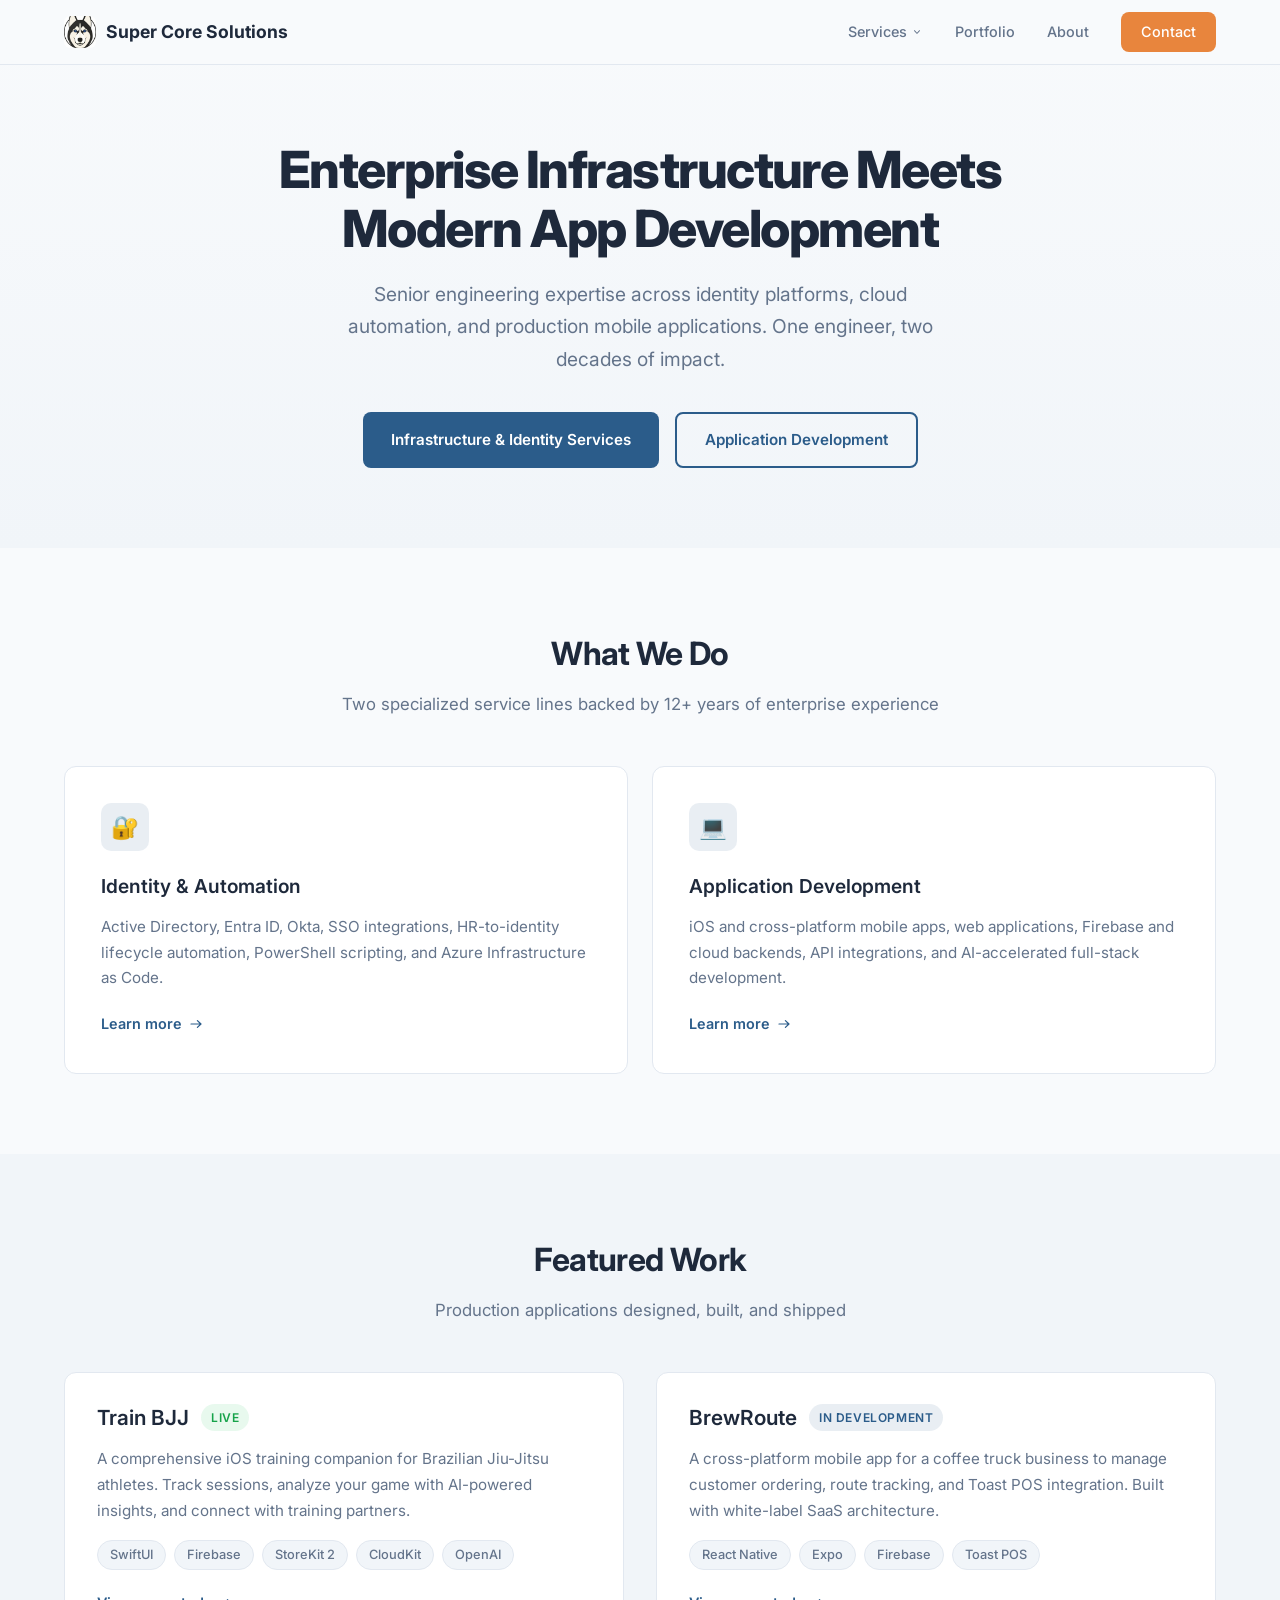
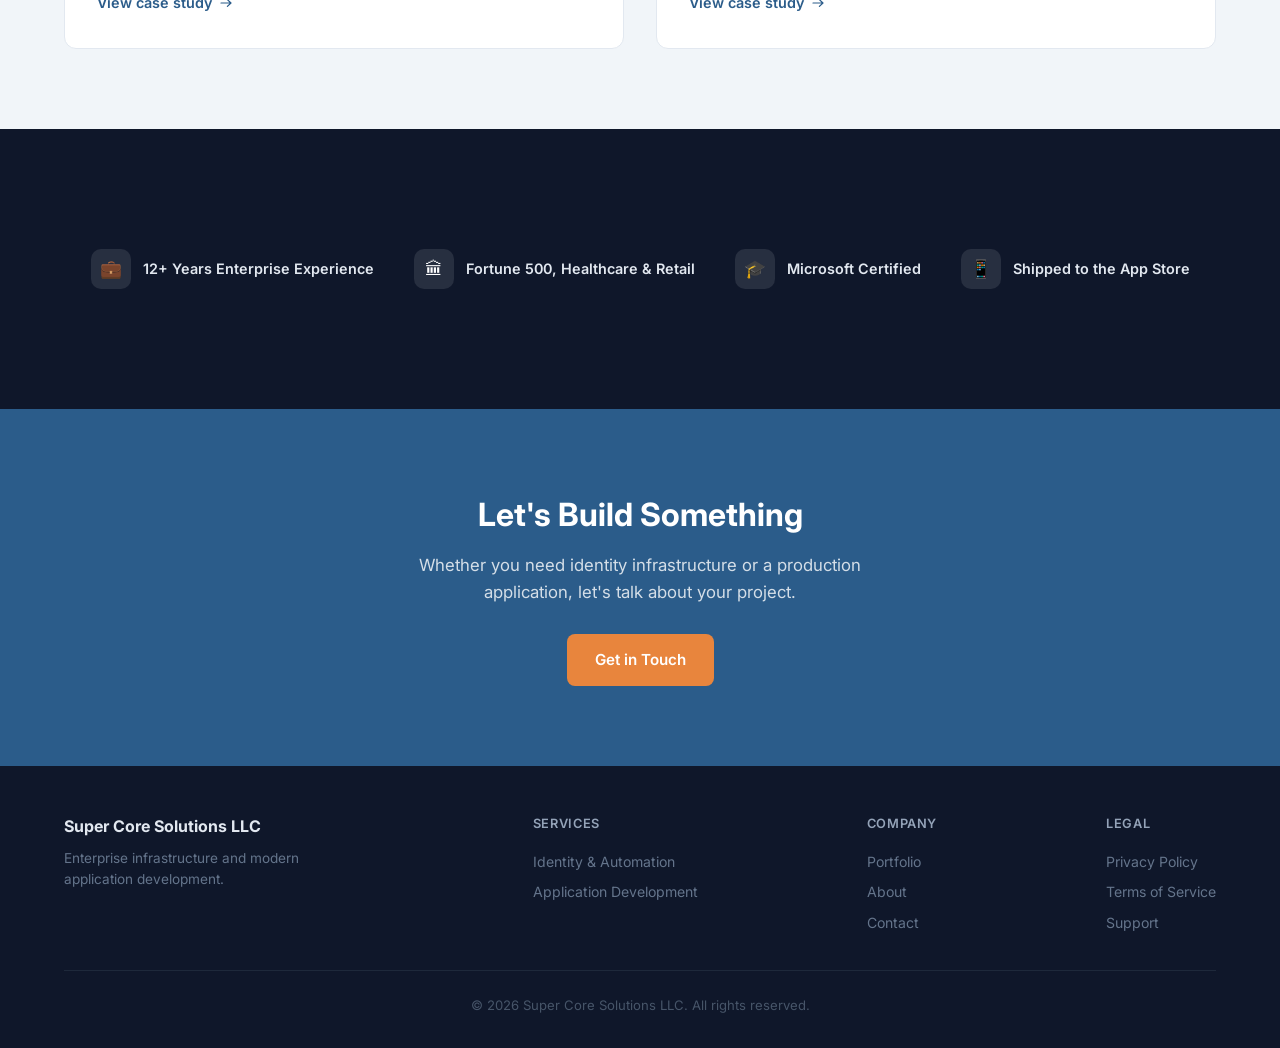
<file: index.html>
<!DOCTYPE html>
<html lang="en">
<head>
    <meta charset="UTF-8">
    <meta name="viewport" content="width=device-width, initial-scale=1.0">
    <title>Super Core Solutions LLC — Enterprise Infrastructure & App Development</title>
    <meta name="description" content="Enterprise identity infrastructure and AI-accelerated application development. 12+ years of Fortune 500 experience, shipped to the App Store.">
    <meta property="og:title" content="Super Core Solutions LLC">
    <meta property="og:description" content="Enterprise identity infrastructure and AI-accelerated application development.">
    <meta property="og:type" content="website">
    <meta property="og:url" content="https://supercoresolutionsllc.com">
    <link rel="preconnect" href="https://fonts.googleapis.com">
    <link rel="preconnect" href="https://fonts.gstatic.com" crossorigin>
    <link href="https://fonts.googleapis.com/css2?family=Inter:wght@400;500;600;700;800&display=swap" rel="stylesheet">
    <link rel="stylesheet" href="styles.css?v=4">
</head>
<body>

    <!-- Navigation -->
    <nav class="nav">
        <div class="container">
            <a href="/" class="nav-brand"><img src="images/logo.png" alt="Super Core Solutions logo" class="nav-logo">Super Core Solutions</a>
            <ul class="nav-links">
                <li class="nav-dropdown">
                    <button class="nav-dropdown-toggle" aria-expanded="false">
                        Services
                        <svg xmlns="http://www.w3.org/2000/svg" viewBox="0 0 20 20" fill="currentColor"><path fill-rule="evenodd" d="M5.23 7.21a.75.75 0 011.06.02L10 11.168l3.71-3.938a.75.75 0 111.08 1.04l-4.25 4.5a.75.75 0 01-1.08 0l-4.25-4.5a.75.75 0 01.02-1.06z" clip-rule="evenodd"/></svg>
                    </button>
                    <div class="nav-dropdown-menu">
                        <a href="services/identity-automation.html">Identity & Automation</a>
                        <a href="services/app-development.html">Application Development</a>
                    </div>
                </li>
                <li><a href="portfolio.html">Portfolio</a></li>
                <li><a href="about.html">About</a></li>
                <li><a href="contact.html" class="nav-cta">Contact</a></li>
            </ul>
            <button class="nav-hamburger" aria-label="Menu">
                <span></span>
                <span></span>
                <span></span>
            </button>
        </div>
    </nav>

    <!-- Mobile Nav -->
    <div class="nav-mobile">
        <button class="mobile-services-toggle">Services</button>
        <div class="mobile-services-submenu">
            <a href="services/identity-automation.html">Identity & Automation</a>
            <a href="services/app-development.html">Application Development</a>
        </div>
        <a href="portfolio.html">Portfolio</a>
        <a href="about.html">About</a>
        <a href="contact.html">Contact</a>
    </div>

    <!-- Hero -->
    <section class="hero">
        <div class="container">
            <h1>Enterprise Infrastructure Meets Modern App Development</h1>
            <p class="tagline">Senior engineering expertise across identity platforms, cloud automation, and production mobile applications. One engineer, two decades of impact.</p>
            <div class="hero-ctas">
                <a href="services/identity-automation.html" class="btn btn-primary">Infrastructure & Identity Services</a>
                <a href="services/app-development.html" class="btn btn-outline">Application Development</a>
            </div>
        </div>
    </section>

    <!-- Services Overview -->
    <section class="section">
        <div class="container">
            <div class="section-header fade-in">
                <h2>What We Do</h2>
                <p class="section-subtitle">Two specialized service lines backed by 12+ years of enterprise experience</p>
            </div>
            <div class="services-grid">
                <div class="card service-card fade-in">
                    <div class="card-icon">&#128272;</div>
                    <h3>Identity & Automation</h3>
                    <p>Active Directory, Entra ID, Okta, SSO integrations, HR-to-identity lifecycle automation, PowerShell scripting, and Azure Infrastructure as Code.</p>
                    <a href="services/identity-automation.html" class="card-link">
                        Learn more
                        <svg xmlns="http://www.w3.org/2000/svg" viewBox="0 0 20 20" fill="currentColor"><path fill-rule="evenodd" d="M3 10a.75.75 0 01.75-.75h10.638L11.23 6.29a.75.75 0 111.04-1.08l4.5 4.25a.75.75 0 010 1.08l-4.5 4.25a.75.75 0 11-1.04-1.08l3.158-2.96H3.75A.75.75 0 013 10z" clip-rule="evenodd"/></svg>
                    </a>
                </div>
                <div class="card service-card fade-in">
                    <div class="card-icon">&#128187;</div>
                    <h3>Application Development</h3>
                    <p>iOS and cross-platform mobile apps, web applications, Firebase and cloud backends, API integrations, and AI-accelerated full-stack development.</p>
                    <a href="services/app-development.html" class="card-link">
                        Learn more
                        <svg xmlns="http://www.w3.org/2000/svg" viewBox="0 0 20 20" fill="currentColor"><path fill-rule="evenodd" d="M3 10a.75.75 0 01.75-.75h10.638L11.23 6.29a.75.75 0 111.04-1.08l4.5 4.25a.75.75 0 010 1.08l-4.5 4.25a.75.75 0 11-1.04-1.08l3.158-2.96H3.75A.75.75 0 013 10z" clip-rule="evenodd"/></svg>
                    </a>
                </div>
            </div>
        </div>
    </section>

    <!-- Featured Work -->
    <section class="section section-alt">
        <div class="container">
            <div class="section-header fade-in">
                <h2>Featured Work</h2>
                <p class="section-subtitle">Production applications designed, built, and shipped</p>
            </div>
            <div class="portfolio-grid">
                <div class="card portfolio-card fade-in">
                    <div class="portfolio-card-body">
                        <div class="portfolio-card-header">
                            <h3>Train BJJ</h3>
                            <span class="portfolio-status live">Live</span>
                        </div>
                        <p class="description">A comprehensive iOS training companion for Brazilian Jiu-Jitsu athletes. Track sessions, analyze your game with AI-powered insights, and connect with training partners.</p>
                        <div class="tech-pills">
                            <span class="tech-pill">SwiftUI</span>
                            <span class="tech-pill">Firebase</span>
                            <span class="tech-pill">StoreKit 2</span>
                            <span class="tech-pill">CloudKit</span>
                            <span class="tech-pill">OpenAI</span>
                        </div>
                        <a href="portfolio.html" class="card-link">
                            View case study
                            <svg xmlns="http://www.w3.org/2000/svg" viewBox="0 0 20 20" fill="currentColor"><path fill-rule="evenodd" d="M3 10a.75.75 0 01.75-.75h10.638L11.23 6.29a.75.75 0 111.04-1.08l4.5 4.25a.75.75 0 010 1.08l-4.5 4.25a.75.75 0 11-1.04-1.08l3.158-2.96H3.75A.75.75 0 013 10z" clip-rule="evenodd"/></svg>
                        </a>
                    </div>
                </div>
                <div class="card portfolio-card fade-in">
                    <div class="portfolio-card-body">
                        <div class="portfolio-card-header">
                            <h3>BrewRoute</h3>
                            <span class="portfolio-status dev">In Development</span>
                        </div>
                        <p class="description">A cross-platform mobile app for a coffee truck business to manage customer ordering, route tracking, and Toast POS integration. Built with white-label SaaS architecture.</p>
                        <div class="tech-pills">
                            <span class="tech-pill">React Native</span>
                            <span class="tech-pill">Expo</span>
                            <span class="tech-pill">Firebase</span>
                            <span class="tech-pill">Toast POS</span>
                        </div>
                        <a href="portfolio.html" class="card-link">
                            View case study
                            <svg xmlns="http://www.w3.org/2000/svg" viewBox="0 0 20 20" fill="currentColor"><path fill-rule="evenodd" d="M3 10a.75.75 0 01.75-.75h10.638L11.23 6.29a.75.75 0 111.04-1.08l4.5 4.25a.75.75 0 010 1.08l-4.5 4.25a.75.75 0 11-1.04-1.08l3.158-2.96H3.75A.75.75 0 013 10z" clip-rule="evenodd"/></svg>
                        </a>
                    </div>
                </div>
            </div>
        </div>
    </section>

    <!-- Credibility Strip -->
    <section class="section section-dark">
        <div class="container">
            <div class="credibility-strip fade-in">
                <div class="credibility-item">
                    <div class="credibility-icon">&#128188;</div>
                    <span class="credibility-text">12+ Years Enterprise Experience</span>
                </div>
                <div class="credibility-item">
                    <div class="credibility-icon">&#127963;</div>
                    <span class="credibility-text">Fortune 500, Healthcare & Retail</span>
                </div>
                <div class="credibility-item">
                    <div class="credibility-icon">&#127891;</div>
                    <span class="credibility-text">Microsoft Certified</span>
                </div>
                <div class="credibility-item">
                    <div class="credibility-icon">&#128241;</div>
                    <span class="credibility-text">Shipped to the App Store</span>
                </div>
            </div>
        </div>
    </section>

    <!-- CTA -->
    <section class="cta-section">
        <div class="container fade-in">
            <h2>Let's Build Something</h2>
            <p>Whether you need identity infrastructure or a production application, let's talk about your project.</p>
            <a href="contact.html" class="btn">Get in Touch</a>
        </div>
    </section>

    <!-- Footer -->
    <footer class="footer">
        <div class="container">
            <div class="footer-content">
                <div>
                    <div class="footer-brand">Super Core Solutions LLC</div>
                    <p class="footer-tagline">Enterprise infrastructure and modern application development.</p>
                </div>
                <div class="footer-links-group">
                    <h4>Services</h4>
                    <a href="services/identity-automation.html">Identity & Automation</a>
                    <a href="services/app-development.html">Application Development</a>
                </div>
                <div class="footer-links-group">
                    <h4>Company</h4>
                    <a href="portfolio.html">Portfolio</a>
                    <a href="about.html">About</a>
                    <a href="contact.html">Contact</a>
                </div>
                <div class="footer-links-group">
                    <h4>Legal</h4>
                    <a href="privacy.html">Privacy Policy</a>
                    <a href="terms.html">Terms of Service</a>
                    <a href="support.html">Support</a>
                </div>
            </div>
            <div class="footer-bottom">
                &copy; 2026 Super Core Solutions LLC. All rights reserved.
            </div>
        </div>
    </footer>

    <script src="script.js?v=4"></script>
</body>
</html>
</file>
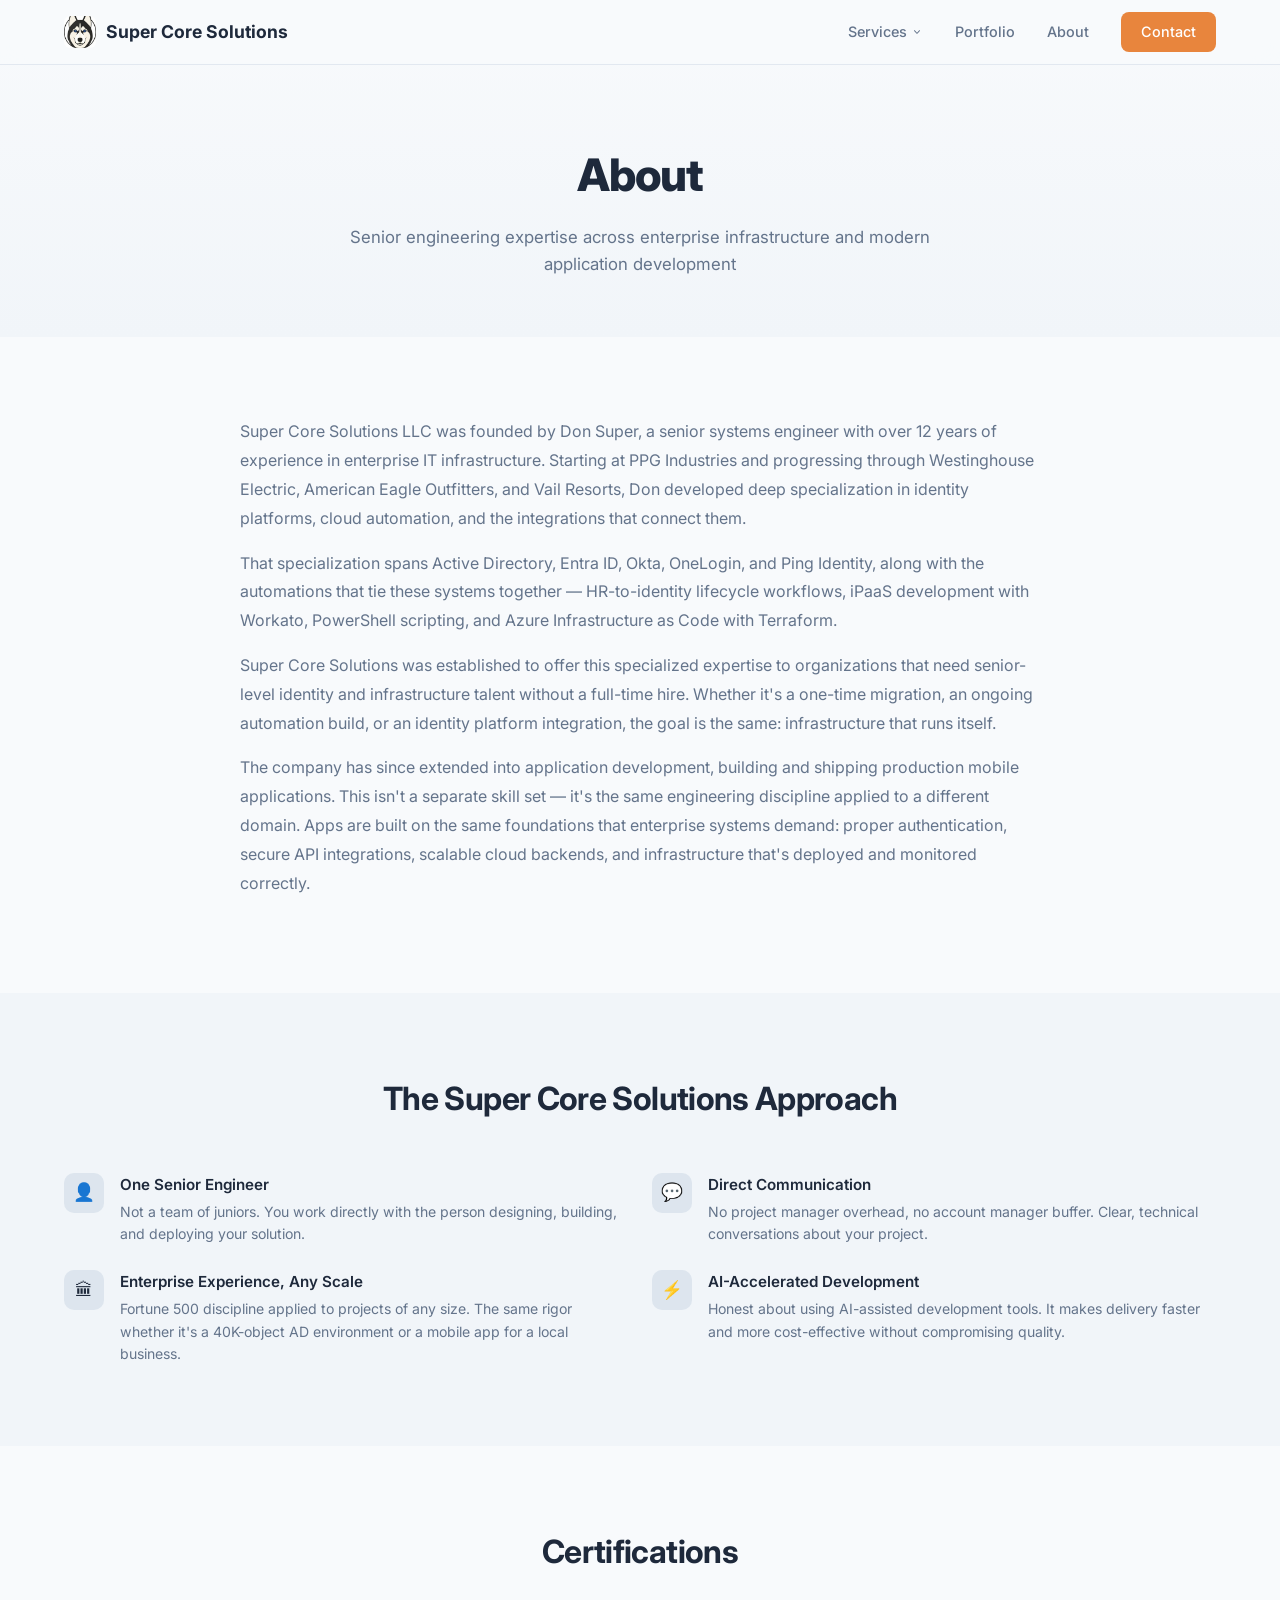
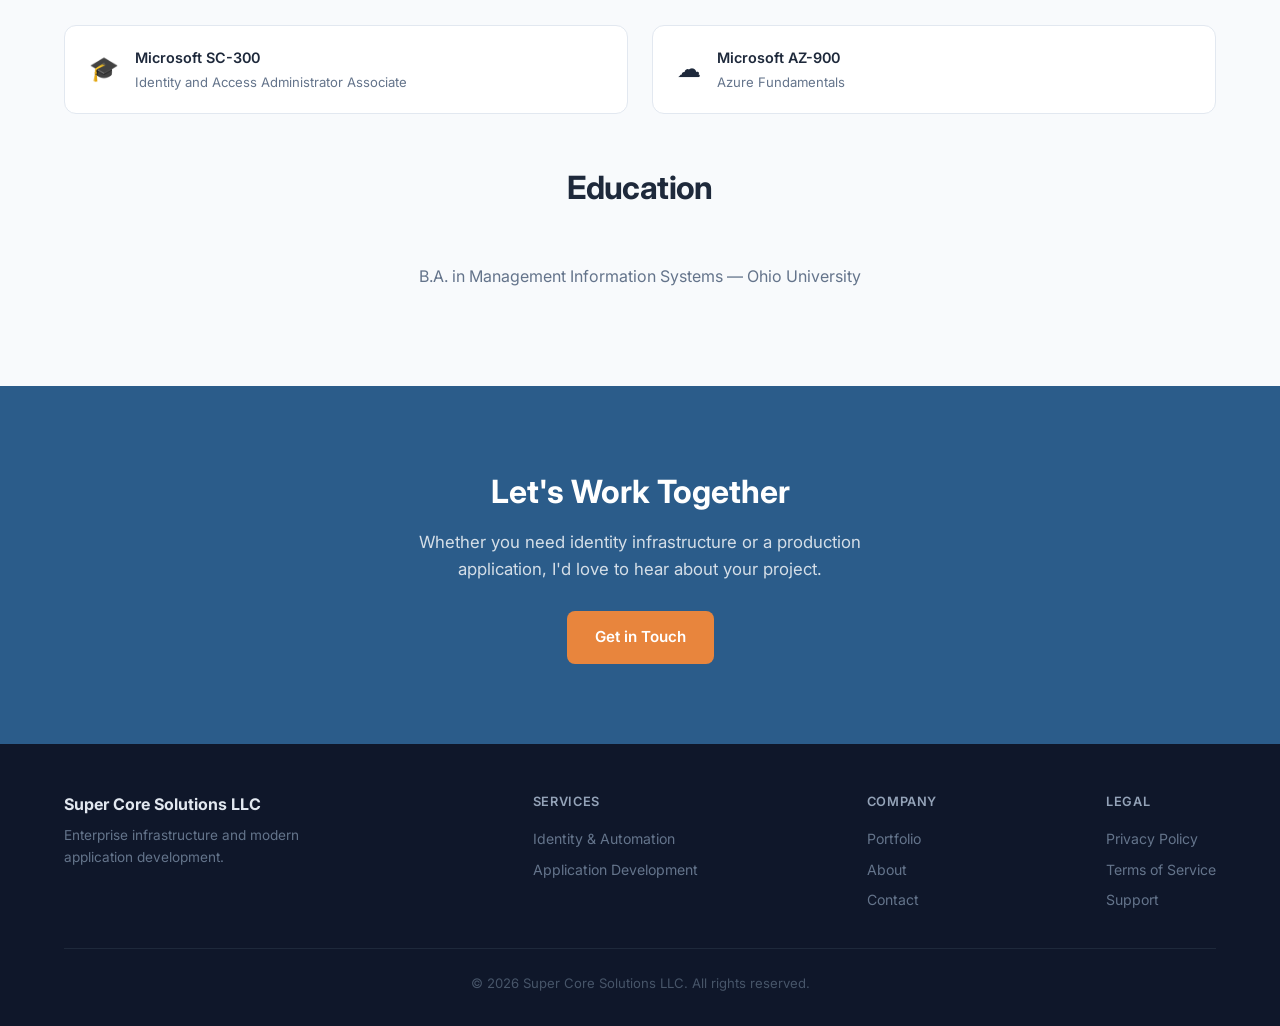
<file: about.html>
<!DOCTYPE html>
<html lang="en">
<head>
    <meta charset="UTF-8">
    <meta name="viewport" content="width=device-width, initial-scale=1.0">
    <title>About — Super Core Solutions LLC</title>
    <meta name="description" content="About Don Super and Super Core Solutions LLC. 12+ years of enterprise identity and infrastructure experience, now extended into production application development.">
    <link rel="preconnect" href="https://fonts.googleapis.com">
    <link rel="preconnect" href="https://fonts.gstatic.com" crossorigin>
    <link href="https://fonts.googleapis.com/css2?family=Inter:wght@400;500;600;700;800&display=swap" rel="stylesheet">
    <link rel="stylesheet" href="styles.css?v=4">
</head>
<body>

    <!-- Navigation -->
    <nav class="nav">
        <div class="container">
            <a href="/" class="nav-brand"><img src="images/logo.png" alt="Super Core Solutions logo" class="nav-logo">Super Core Solutions</a>
            <ul class="nav-links">
                <li class="nav-dropdown">
                    <button class="nav-dropdown-toggle" aria-expanded="false">
                        Services
                        <svg xmlns="http://www.w3.org/2000/svg" viewBox="0 0 20 20" fill="currentColor"><path fill-rule="evenodd" d="M5.23 7.21a.75.75 0 011.06.02L10 11.168l3.71-3.938a.75.75 0 111.08 1.04l-4.25 4.5a.75.75 0 01-1.08 0l-4.25-4.5a.75.75 0 01.02-1.06z" clip-rule="evenodd"/></svg>
                    </button>
                    <div class="nav-dropdown-menu">
                        <a href="services/identity-automation.html">Identity & Automation</a>
                        <a href="services/app-development.html">Application Development</a>
                    </div>
                </li>
                <li><a href="portfolio.html">Portfolio</a></li>
                <li><a href="about.html">About</a></li>
                <li><a href="contact.html" class="nav-cta">Contact</a></li>
            </ul>
            <button class="nav-hamburger" aria-label="Menu">
                <span></span>
                <span></span>
                <span></span>
            </button>
        </div>
    </nav>

    <div class="nav-mobile">
        <button class="mobile-services-toggle">Services</button>
        <div class="mobile-services-submenu">
            <a href="services/identity-automation.html">Identity & Automation</a>
            <a href="services/app-development.html">Application Development</a>
        </div>
        <a href="portfolio.html">Portfolio</a>
        <a href="about.html">About</a>
        <a href="contact.html">Contact</a>
    </div>

    <!-- Page Header -->
    <section class="page-header">
        <div class="container">
            <h1>About</h1>
            <p class="subtitle">Senior engineering expertise across enterprise infrastructure and modern application development</p>
        </div>
    </section>

    <!-- Professional Background -->
    <section class="section">
        <div class="container">
            <div class="about-content fade-in">
                <p>Super Core Solutions LLC was founded by Don Super, a senior systems engineer with over 12 years of experience in enterprise IT infrastructure. Starting at PPG Industries and progressing through Westinghouse Electric, American Eagle Outfitters, and Vail Resorts, Don developed deep specialization in identity platforms, cloud automation, and the integrations that connect them.</p>

                <p>That specialization spans Active Directory, Entra ID, Okta, OneLogin, and Ping Identity, along with the automations that tie these systems together — HR-to-identity lifecycle workflows, iPaaS development with Workato, PowerShell scripting, and Azure Infrastructure as Code with Terraform.</p>

                <p>Super Core Solutions was established to offer this specialized expertise to organizations that need senior-level identity and infrastructure talent without a full-time hire. Whether it's a one-time migration, an ongoing automation build, or an identity platform integration, the goal is the same: infrastructure that runs itself.</p>

                <p>The company has since extended into application development, building and shipping production mobile applications. This isn't a separate skill set — it's the same engineering discipline applied to a different domain. Apps are built on the same foundations that enterprise systems demand: proper authentication, secure API integrations, scalable cloud backends, and infrastructure that's deployed and monitored correctly.</p>
            </div>
        </div>
    </section>

    <!-- The Approach -->
    <section class="section section-alt">
        <div class="container">
            <div class="section-header fade-in">
                <h2>The Super Core Solutions Approach</h2>
            </div>
            <div class="approach-grid fade-in">
                <div class="approach-item">
                    <div class="approach-icon">&#128100;</div>
                    <div>
                        <h4>One Senior Engineer</h4>
                        <p>Not a team of juniors. You work directly with the person designing, building, and deploying your solution.</p>
                    </div>
                </div>
                <div class="approach-item">
                    <div class="approach-icon">&#128172;</div>
                    <div>
                        <h4>Direct Communication</h4>
                        <p>No project manager overhead, no account manager buffer. Clear, technical conversations about your project.</p>
                    </div>
                </div>
                <div class="approach-item">
                    <div class="approach-icon">&#127963;</div>
                    <div>
                        <h4>Enterprise Experience, Any Scale</h4>
                        <p>Fortune 500 discipline applied to projects of any size. The same rigor whether it's a 40K-object AD environment or a mobile app for a local business.</p>
                    </div>
                </div>
                <div class="approach-item">
                    <div class="approach-icon">&#9889;</div>
                    <div>
                        <h4>AI-Accelerated Development</h4>
                        <p>Honest about using AI-assisted development tools. It makes delivery faster and more cost-effective without compromising quality.</p>
                    </div>
                </div>
            </div>
        </div>
    </section>

    <!-- Certifications & Education -->
    <section class="section">
        <div class="container">
            <div class="section-header fade-in">
                <h2>Certifications</h2>
            </div>
            <div class="cert-grid fade-in">
                <div class="card cert-card">
                    <div class="cert-icon">&#127891;</div>
                    <div>
                        <h4>Microsoft SC-300</h4>
                        <p>Identity and Access Administrator Associate</p>
                    </div>
                </div>
                <div class="card cert-card">
                    <div class="cert-icon">&#9729;</div>
                    <div>
                        <h4>Microsoft AZ-900</h4>
                        <p>Azure Fundamentals</p>
                    </div>
                </div>
            </div>

            <div class="section-header fade-in" style="margin-top: 48px;">
                <h2>Education</h2>
            </div>
            <div class="about-content fade-in">
                <p style="text-align: center;">B.A. in Management Information Systems — Ohio University</p>
            </div>
        </div>
    </section>

    <!-- CTA -->
    <section class="cta-section">
        <div class="container fade-in">
            <h2>Let's Work Together</h2>
            <p>Whether you need identity infrastructure or a production application, I'd love to hear about your project.</p>
            <a href="contact.html" class="btn">Get in Touch</a>
        </div>
    </section>

    <!-- Footer -->
    <footer class="footer">
        <div class="container">
            <div class="footer-content">
                <div>
                    <div class="footer-brand">Super Core Solutions LLC</div>
                    <p class="footer-tagline">Enterprise infrastructure and modern application development.</p>
                </div>
                <div class="footer-links-group">
                    <h4>Services</h4>
                    <a href="services/identity-automation.html">Identity & Automation</a>
                    <a href="services/app-development.html">Application Development</a>
                </div>
                <div class="footer-links-group">
                    <h4>Company</h4>
                    <a href="portfolio.html">Portfolio</a>
                    <a href="about.html">About</a>
                    <a href="contact.html">Contact</a>
                </div>
                <div class="footer-links-group">
                    <h4>Legal</h4>
                    <a href="privacy.html">Privacy Policy</a>
                    <a href="terms.html">Terms of Service</a>
                    <a href="support.html">Support</a>
                </div>
            </div>
            <div class="footer-bottom">
                &copy; 2026 Super Core Solutions LLC. All rights reserved.
            </div>
        </div>
    </footer>

    <script src="script.js?v=4"></script>
</body>
</html>
</file>
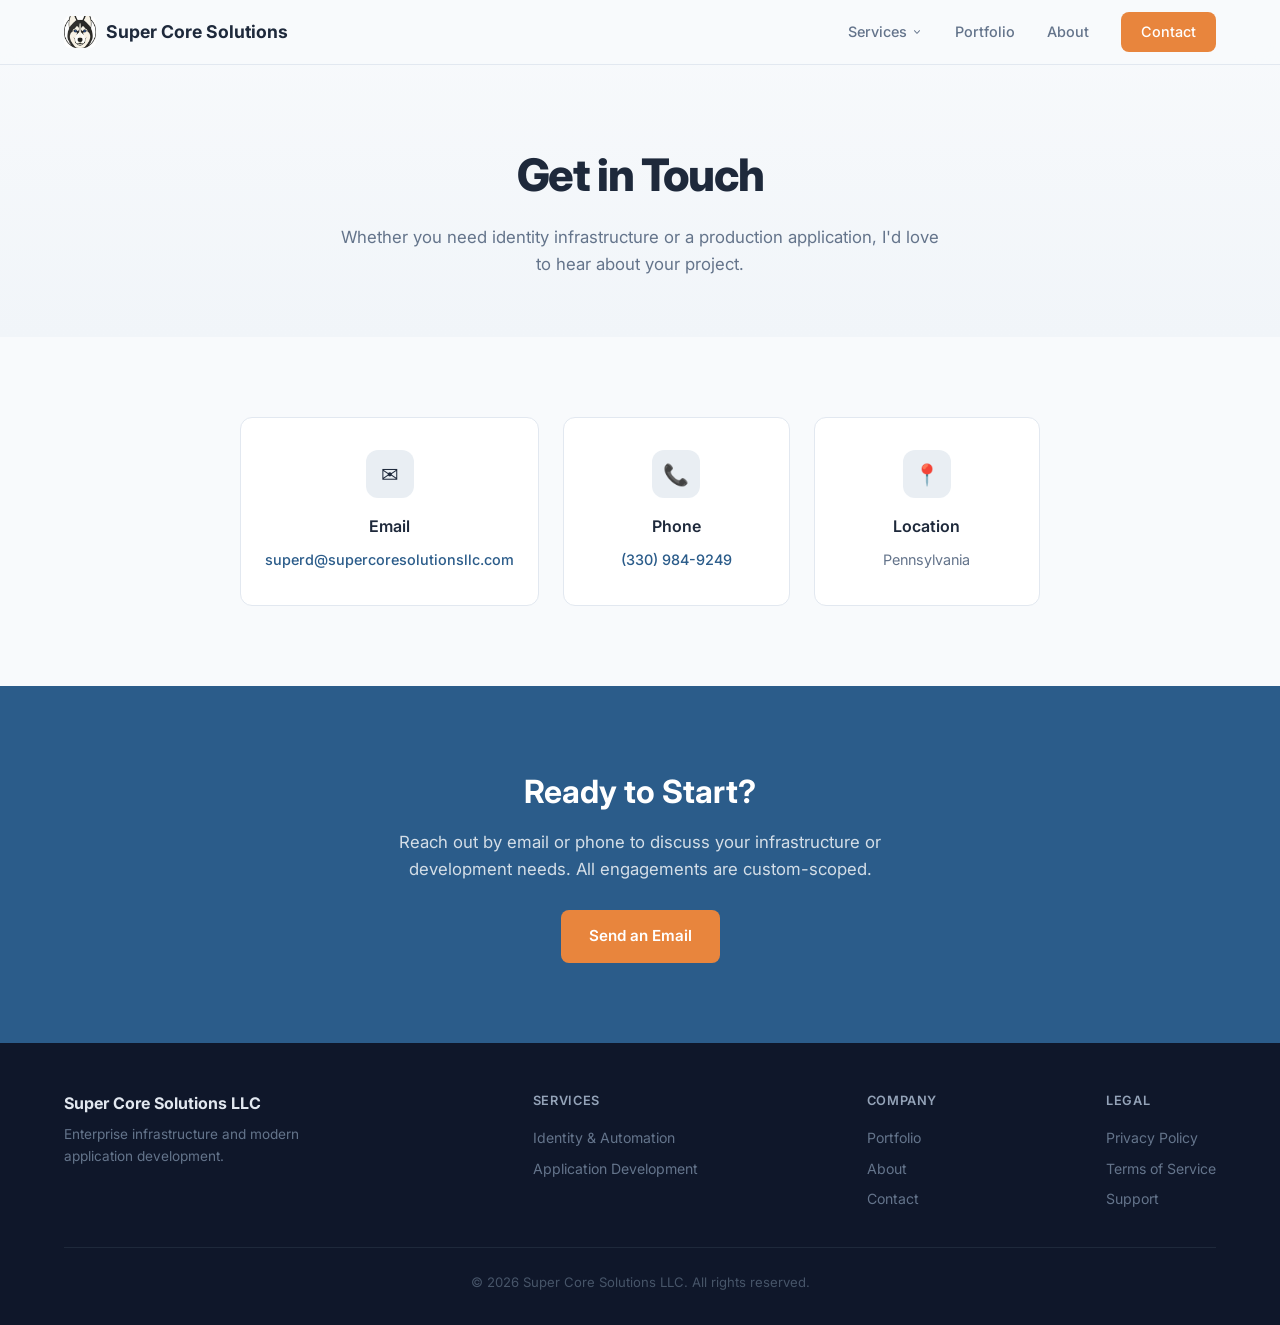
<file: contact.html>
<!DOCTYPE html>
<html lang="en">
<head>
    <meta charset="UTF-8">
    <meta name="viewport" content="width=device-width, initial-scale=1.0">
    <title>Contact — Super Core Solutions LLC</title>
    <meta name="description" content="Get in touch with Super Core Solutions LLC for enterprise identity infrastructure or application development services.">
    <link rel="preconnect" href="https://fonts.googleapis.com">
    <link rel="preconnect" href="https://fonts.gstatic.com" crossorigin>
    <link href="https://fonts.googleapis.com/css2?family=Inter:wght@400;500;600;700;800&display=swap" rel="stylesheet">
    <link rel="stylesheet" href="styles.css?v=4">
</head>
<body>

    <!-- Navigation -->
    <nav class="nav">
        <div class="container">
            <a href="/" class="nav-brand"><img src="images/logo.png" alt="Super Core Solutions logo" class="nav-logo">Super Core Solutions</a>
            <ul class="nav-links">
                <li class="nav-dropdown">
                    <button class="nav-dropdown-toggle" aria-expanded="false">
                        Services
                        <svg xmlns="http://www.w3.org/2000/svg" viewBox="0 0 20 20" fill="currentColor"><path fill-rule="evenodd" d="M5.23 7.21a.75.75 0 011.06.02L10 11.168l3.71-3.938a.75.75 0 111.08 1.04l-4.25 4.5a.75.75 0 01-1.08 0l-4.25-4.5a.75.75 0 01.02-1.06z" clip-rule="evenodd"/></svg>
                    </button>
                    <div class="nav-dropdown-menu">
                        <a href="services/identity-automation.html">Identity & Automation</a>
                        <a href="services/app-development.html">Application Development</a>
                    </div>
                </li>
                <li><a href="portfolio.html">Portfolio</a></li>
                <li><a href="about.html">About</a></li>
                <li><a href="contact.html" class="nav-cta">Contact</a></li>
            </ul>
            <button class="nav-hamburger" aria-label="Menu">
                <span></span>
                <span></span>
                <span></span>
            </button>
        </div>
    </nav>

    <div class="nav-mobile">
        <button class="mobile-services-toggle">Services</button>
        <div class="mobile-services-submenu">
            <a href="services/identity-automation.html">Identity & Automation</a>
            <a href="services/app-development.html">Application Development</a>
        </div>
        <a href="portfolio.html">Portfolio</a>
        <a href="about.html">About</a>
        <a href="contact.html">Contact</a>
    </div>

    <!-- Page Header -->
    <section class="page-header">
        <div class="container">
            <h1>Get in Touch</h1>
            <p class="subtitle">Whether you need identity infrastructure or a production application, I'd love to hear about your project.</p>
        </div>
    </section>

    <!-- Contact Info -->
    <section class="section">
        <div class="container">
            <div class="contact-grid fade-in">
                <div class="card contact-card">
                    <div class="contact-icon">&#9993;</div>
                    <h3>Email</h3>
                    <p><a href="mailto:superd@supercoresolutionsllc.com">superd@supercoresolutionsllc.com</a></p>
                </div>
                <div class="card contact-card">
                    <div class="contact-icon">&#128222;</div>
                    <h3>Phone</h3>
                    <p><a href="tel:+13309849249">(330) 984-9249</a></p>
                </div>
                <div class="card contact-card">
                    <div class="contact-icon">&#128205;</div>
                    <h3>Location</h3>
                    <p>Pennsylvania</p>
                </div>
            </div>
        </div>
    </section>

    <!-- CTA -->
    <section class="cta-section">
        <div class="container fade-in">
            <h2>Ready to Start?</h2>
            <p>Reach out by email or phone to discuss your infrastructure or development needs. All engagements are custom-scoped.</p>
            <a href="mailto:superd@supercoresolutionsllc.com" class="btn">Send an Email</a>
        </div>
    </section>

    <!-- Footer -->
    <footer class="footer">
        <div class="container">
            <div class="footer-content">
                <div>
                    <div class="footer-brand">Super Core Solutions LLC</div>
                    <p class="footer-tagline">Enterprise infrastructure and modern application development.</p>
                </div>
                <div class="footer-links-group">
                    <h4>Services</h4>
                    <a href="services/identity-automation.html">Identity & Automation</a>
                    <a href="services/app-development.html">Application Development</a>
                </div>
                <div class="footer-links-group">
                    <h4>Company</h4>
                    <a href="portfolio.html">Portfolio</a>
                    <a href="about.html">About</a>
                    <a href="contact.html">Contact</a>
                </div>
                <div class="footer-links-group">
                    <h4>Legal</h4>
                    <a href="privacy.html">Privacy Policy</a>
                    <a href="terms.html">Terms of Service</a>
                    <a href="support.html">Support</a>
                </div>
            </div>
            <div class="footer-bottom">
                &copy; 2026 Super Core Solutions LLC. All rights reserved.
            </div>
        </div>
    </footer>

    <script src="script.js?v=4"></script>
</body>
</html>
</file>
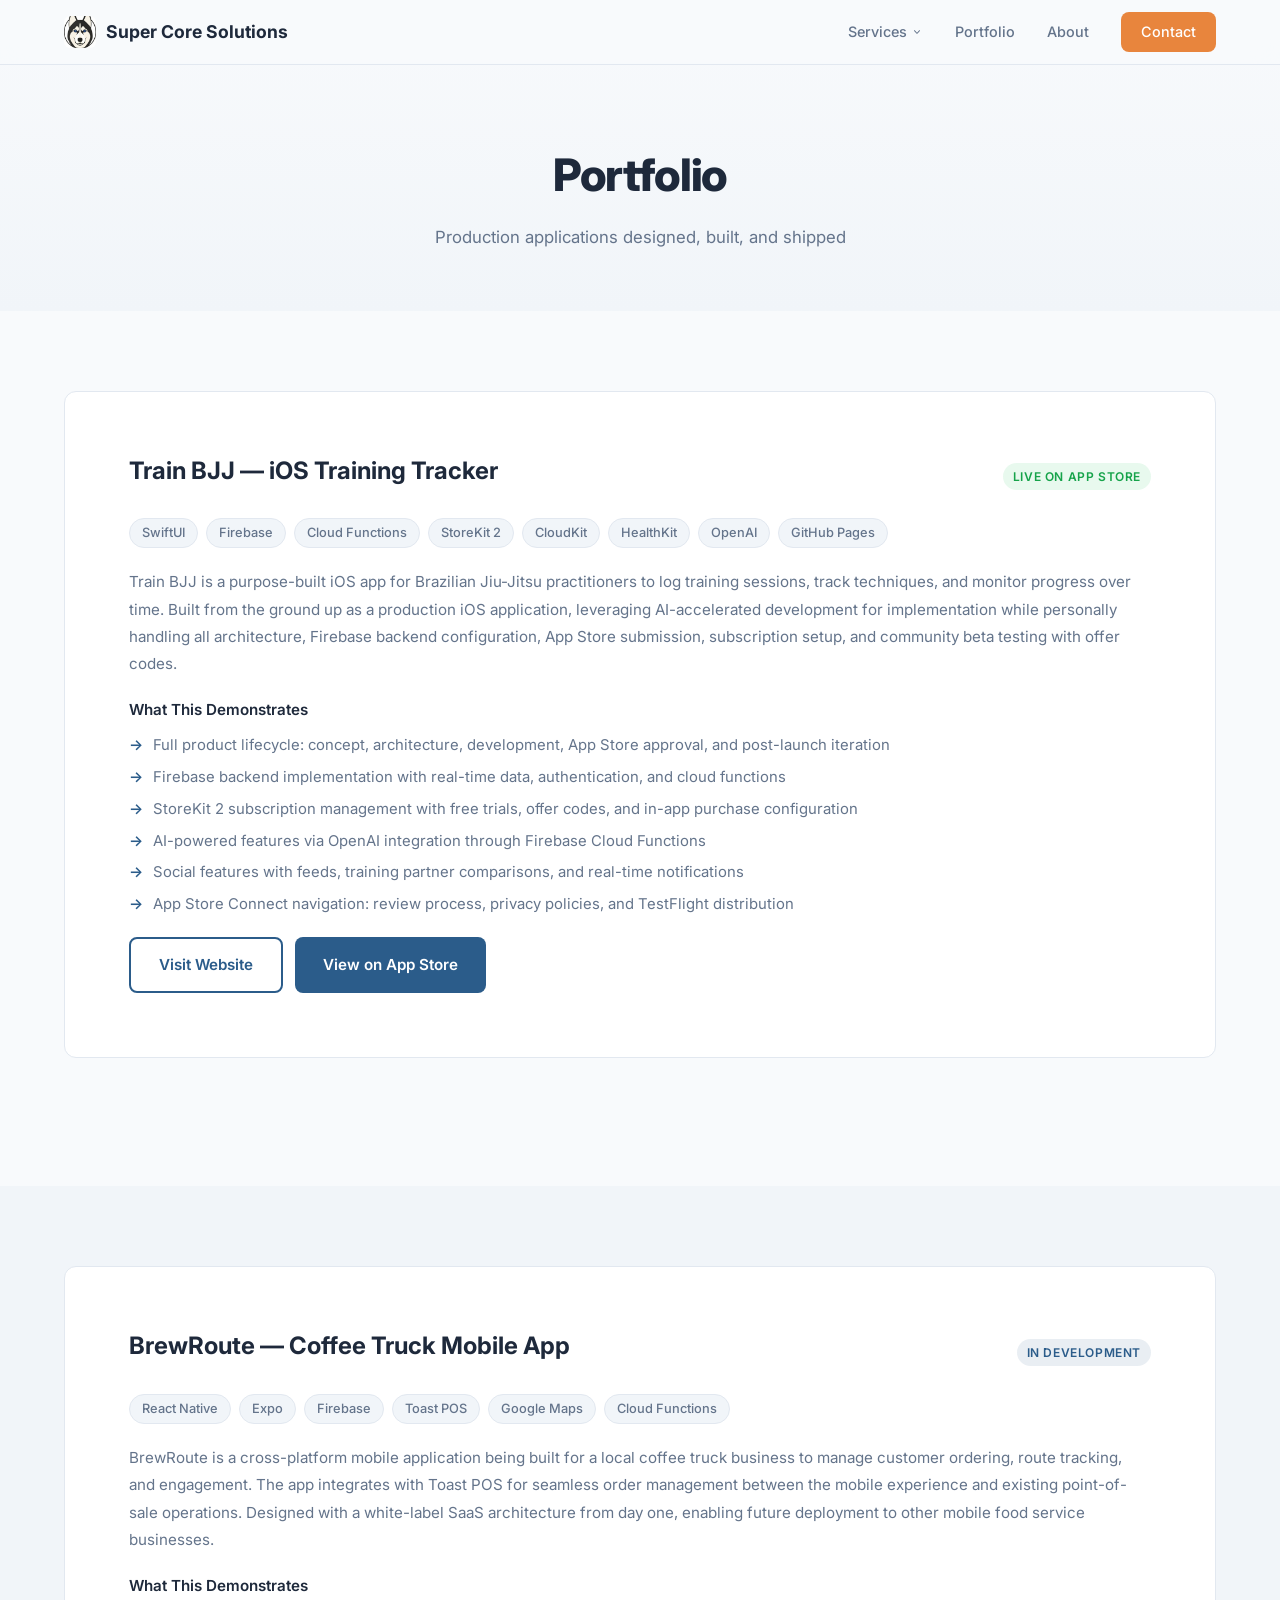
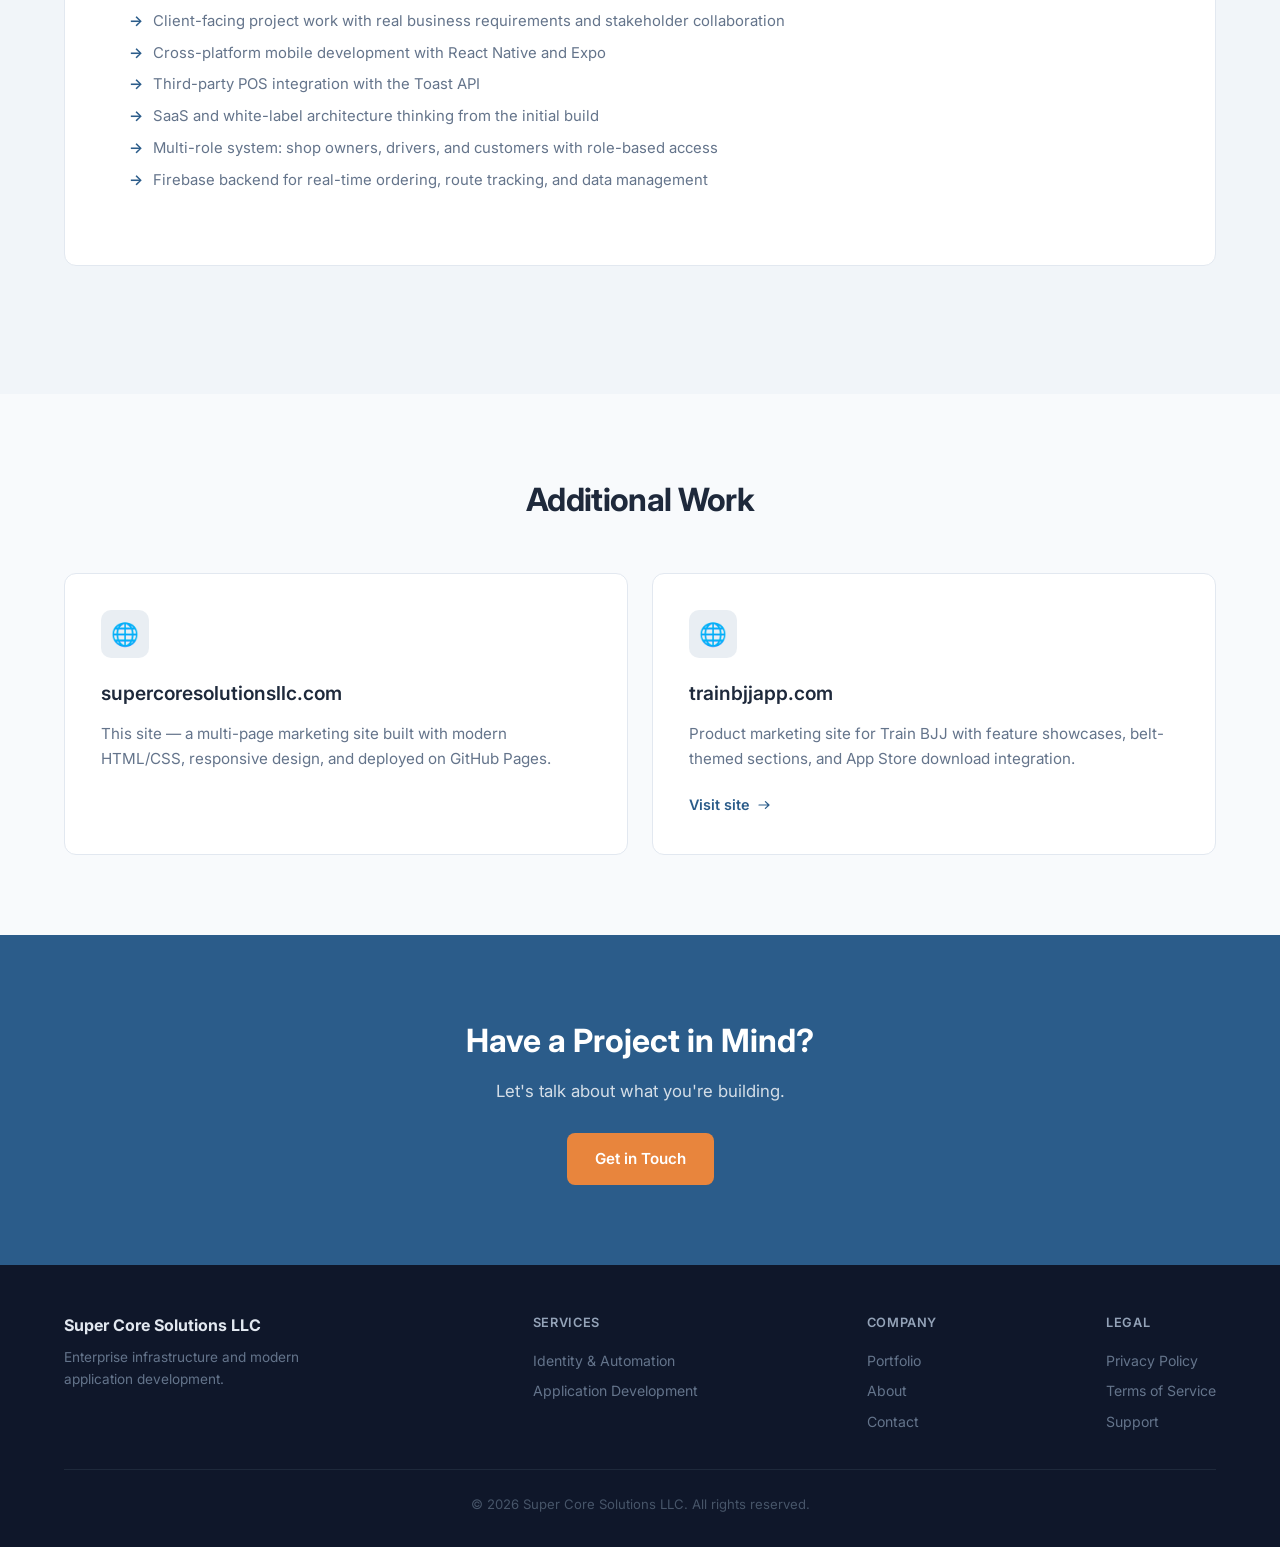
<file: portfolio.html>
<!DOCTYPE html>
<html lang="en">
<head>
    <meta charset="UTF-8">
    <meta name="viewport" content="width=device-width, initial-scale=1.0">
    <title>Portfolio — Super Core Solutions LLC</title>
    <meta name="description" content="Production applications and projects by Super Core Solutions LLC. TrainBJJ iOS app, BrewRoute mobile ordering, and more.">
    <link rel="preconnect" href="https://fonts.googleapis.com">
    <link rel="preconnect" href="https://fonts.gstatic.com" crossorigin>
    <link href="https://fonts.googleapis.com/css2?family=Inter:wght@400;500;600;700;800&display=swap" rel="stylesheet">
    <link rel="stylesheet" href="styles.css?v=4">
</head>
<body>

    <!-- Navigation -->
    <nav class="nav">
        <div class="container">
            <a href="/" class="nav-brand"><img src="images/logo.png" alt="Super Core Solutions logo" class="nav-logo">Super Core Solutions</a>
            <ul class="nav-links">
                <li class="nav-dropdown">
                    <button class="nav-dropdown-toggle" aria-expanded="false">
                        Services
                        <svg xmlns="http://www.w3.org/2000/svg" viewBox="0 0 20 20" fill="currentColor"><path fill-rule="evenodd" d="M5.23 7.21a.75.75 0 011.06.02L10 11.168l3.71-3.938a.75.75 0 111.08 1.04l-4.25 4.5a.75.75 0 01-1.08 0l-4.25-4.5a.75.75 0 01.02-1.06z" clip-rule="evenodd"/></svg>
                    </button>
                    <div class="nav-dropdown-menu">
                        <a href="services/identity-automation.html">Identity & Automation</a>
                        <a href="services/app-development.html">Application Development</a>
                    </div>
                </li>
                <li><a href="portfolio.html">Portfolio</a></li>
                <li><a href="about.html">About</a></li>
                <li><a href="contact.html" class="nav-cta">Contact</a></li>
            </ul>
            <button class="nav-hamburger" aria-label="Menu">
                <span></span>
                <span></span>
                <span></span>
            </button>
        </div>
    </nav>

    <div class="nav-mobile">
        <button class="mobile-services-toggle">Services</button>
        <div class="mobile-services-submenu">
            <a href="services/identity-automation.html">Identity & Automation</a>
            <a href="services/app-development.html">Application Development</a>
        </div>
        <a href="portfolio.html">Portfolio</a>
        <a href="about.html">About</a>
        <a href="contact.html">Contact</a>
    </div>

    <!-- Page Header -->
    <section class="page-header">
        <div class="container">
            <h1>Portfolio</h1>
            <p class="subtitle">Production applications designed, built, and shipped</p>
        </div>
    </section>

    <!-- TrainBJJ Case Study -->
    <section class="section">
        <div class="container">
            <div class="card case-study fade-in">
                <div class="portfolio-card-body">
                    <div class="case-study-header">
                        <h3>Train BJJ — iOS Training Tracker</h3>
                        <div style="display: flex; align-items: center; gap: 12px;">
                            <span class="portfolio-status live">Live on App Store</span>
                        </div>
                    </div>

                    <div class="tech-pills">
                        <span class="tech-pill">SwiftUI</span>
                        <span class="tech-pill">Firebase</span>
                        <span class="tech-pill">Cloud Functions</span>
                        <span class="tech-pill">StoreKit 2</span>
                        <span class="tech-pill">CloudKit</span>
                        <span class="tech-pill">HealthKit</span>
                        <span class="tech-pill">OpenAI</span>
                        <span class="tech-pill">GitHub Pages</span>
                    </div>

                    <div class="case-study-story">
                        <p>Train BJJ is a purpose-built iOS app for Brazilian Jiu-Jitsu practitioners to log training sessions, track techniques, and monitor progress over time. Built from the ground up as a production iOS application, leveraging AI-accelerated development for implementation while personally handling all architecture, Firebase backend configuration, App Store submission, subscription setup, and community beta testing with offer codes.</p>
                    </div>

                    <div class="demonstrates">
                        <h4>What This Demonstrates</h4>
                        <ul>
                            <li>Full product lifecycle: concept, architecture, development, App Store approval, and post-launch iteration</li>
                            <li>Firebase backend implementation with real-time data, authentication, and cloud functions</li>
                            <li>StoreKit 2 subscription management with free trials, offer codes, and in-app purchase configuration</li>
                            <li>AI-powered features via OpenAI integration through Firebase Cloud Functions</li>
                            <li>Social features with feeds, training partner comparisons, and real-time notifications</li>
                            <li>App Store Connect navigation: review process, privacy policies, and TestFlight distribution</li>
                        </ul>
                    </div>

                    <div class="case-study-links" style="margin-top: 20px;">
                        <a href="https://trainbjjapp.com" class="btn btn-outline" target="_blank" rel="noopener">Visit Website</a>
                        <a href="https://apps.apple.com/us/app/train-bjj-jiujitsu-tracker/id6755694189" class="btn btn-primary" target="_blank" rel="noopener">View on App Store</a>
                    </div>
                </div>
            </div>
        </div>
    </section>

    <!-- BrewRoute Case Study -->
    <section class="section section-alt">
        <div class="container">
            <div class="card case-study fade-in">
                <div class="portfolio-card-body">
                    <div class="case-study-header">
                        <h3>BrewRoute — Coffee Truck Mobile App</h3>
                        <span class="portfolio-status dev">In Development</span>
                    </div>

                    <div class="tech-pills">
                        <span class="tech-pill">React Native</span>
                        <span class="tech-pill">Expo</span>
                        <span class="tech-pill">Firebase</span>
                        <span class="tech-pill">Toast POS</span>
                        <span class="tech-pill">Google Maps</span>
                        <span class="tech-pill">Cloud Functions</span>
                    </div>

                    <div class="case-study-story">
                        <p>BrewRoute is a cross-platform mobile application being built for a local coffee truck business to manage customer ordering, route tracking, and engagement. The app integrates with Toast POS for seamless order management between the mobile experience and existing point-of-sale operations. Designed with a white-label SaaS architecture from day one, enabling future deployment to other mobile food service businesses.</p>
                    </div>

                    <div class="demonstrates">
                        <h4>What This Demonstrates</h4>
                        <ul>
                            <li>Client-facing project work with real business requirements and stakeholder collaboration</li>
                            <li>Cross-platform mobile development with React Native and Expo</li>
                            <li>Third-party POS integration with the Toast API</li>
                            <li>SaaS and white-label architecture thinking from the initial build</li>
                            <li>Multi-role system: shop owners, drivers, and customers with role-based access</li>
                            <li>Firebase backend for real-time ordering, route tracking, and data management</li>
                        </ul>
                    </div>
                </div>
            </div>
        </div>
    </section>

    <!-- Additional Work -->
    <section class="section">
        <div class="container">
            <div class="section-header fade-in">
                <h2>Additional Work</h2>
            </div>
            <div class="services-grid fade-in">
                <div class="card service-card">
                    <div class="card-icon">&#127760;</div>
                    <h3>supercoresolutionsllc.com</h3>
                    <p>This site — a multi-page marketing site built with modern HTML/CSS, responsive design, and deployed on GitHub Pages.</p>
                </div>
                <div class="card service-card">
                    <div class="card-icon">&#127760;</div>
                    <h3>trainbjjapp.com</h3>
                    <p>Product marketing site for Train BJJ with feature showcases, belt-themed sections, and App Store download integration.</p>
                    <a href="https://trainbjjapp.com" class="card-link" target="_blank" rel="noopener">
                        Visit site
                        <svg xmlns="http://www.w3.org/2000/svg" viewBox="0 0 20 20" fill="currentColor"><path fill-rule="evenodd" d="M3 10a.75.75 0 01.75-.75h10.638L11.23 6.29a.75.75 0 111.04-1.08l4.5 4.25a.75.75 0 010 1.08l-4.5 4.25a.75.75 0 11-1.04-1.08l3.158-2.96H3.75A.75.75 0 013 10z" clip-rule="evenodd"/></svg>
                    </a>
                </div>
            </div>
        </div>
    </section>

    <!-- CTA -->
    <section class="cta-section">
        <div class="container fade-in">
            <h2>Have a Project in Mind?</h2>
            <p>Let's talk about what you're building.</p>
            <a href="contact.html" class="btn">Get in Touch</a>
        </div>
    </section>

    <!-- Footer -->
    <footer class="footer">
        <div class="container">
            <div class="footer-content">
                <div>
                    <div class="footer-brand">Super Core Solutions LLC</div>
                    <p class="footer-tagline">Enterprise infrastructure and modern application development.</p>
                </div>
                <div class="footer-links-group">
                    <h4>Services</h4>
                    <a href="services/identity-automation.html">Identity & Automation</a>
                    <a href="services/app-development.html">Application Development</a>
                </div>
                <div class="footer-links-group">
                    <h4>Company</h4>
                    <a href="portfolio.html">Portfolio</a>
                    <a href="about.html">About</a>
                    <a href="contact.html">Contact</a>
                </div>
                <div class="footer-links-group">
                    <h4>Legal</h4>
                    <a href="privacy.html">Privacy Policy</a>
                    <a href="terms.html">Terms of Service</a>
                    <a href="support.html">Support</a>
                </div>
            </div>
            <div class="footer-bottom">
                &copy; 2026 Super Core Solutions LLC. All rights reserved.
            </div>
        </div>
    </footer>

    <script src="script.js?v=4"></script>
</body>
</html>
</file>
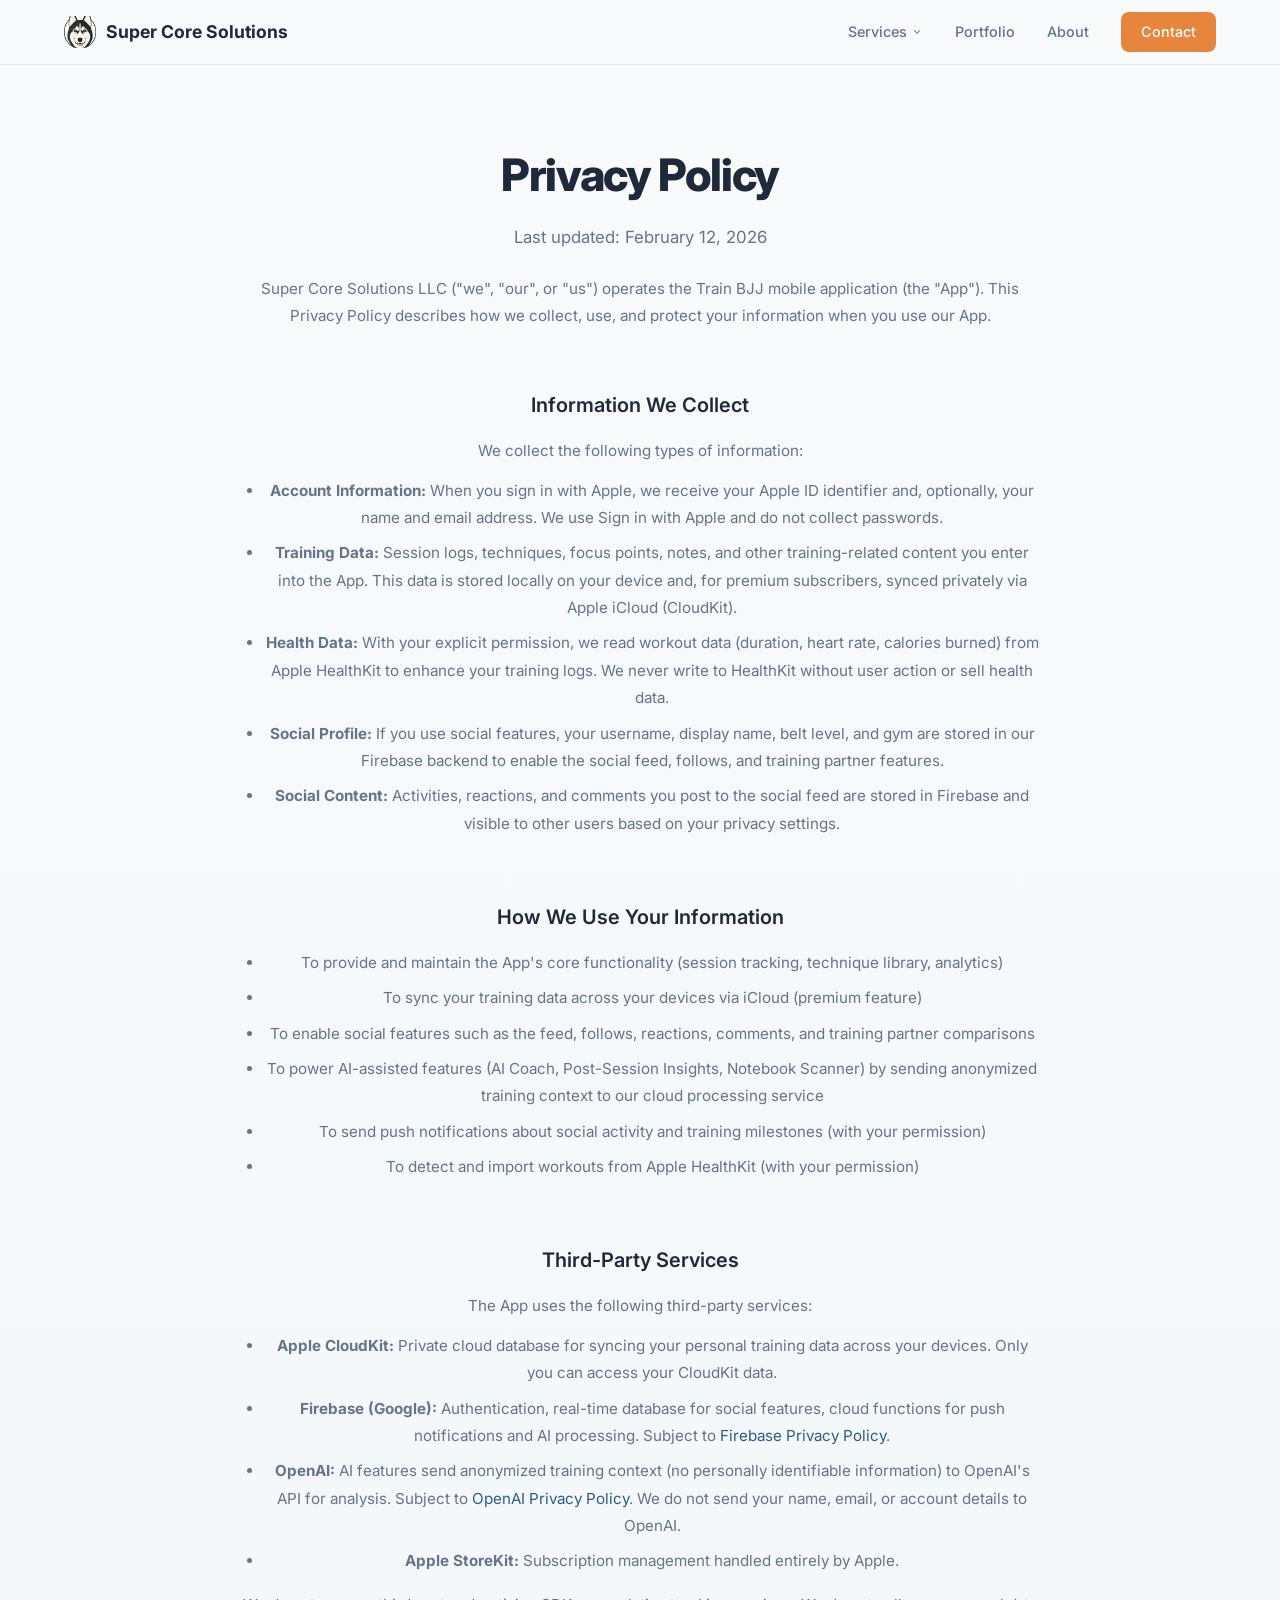
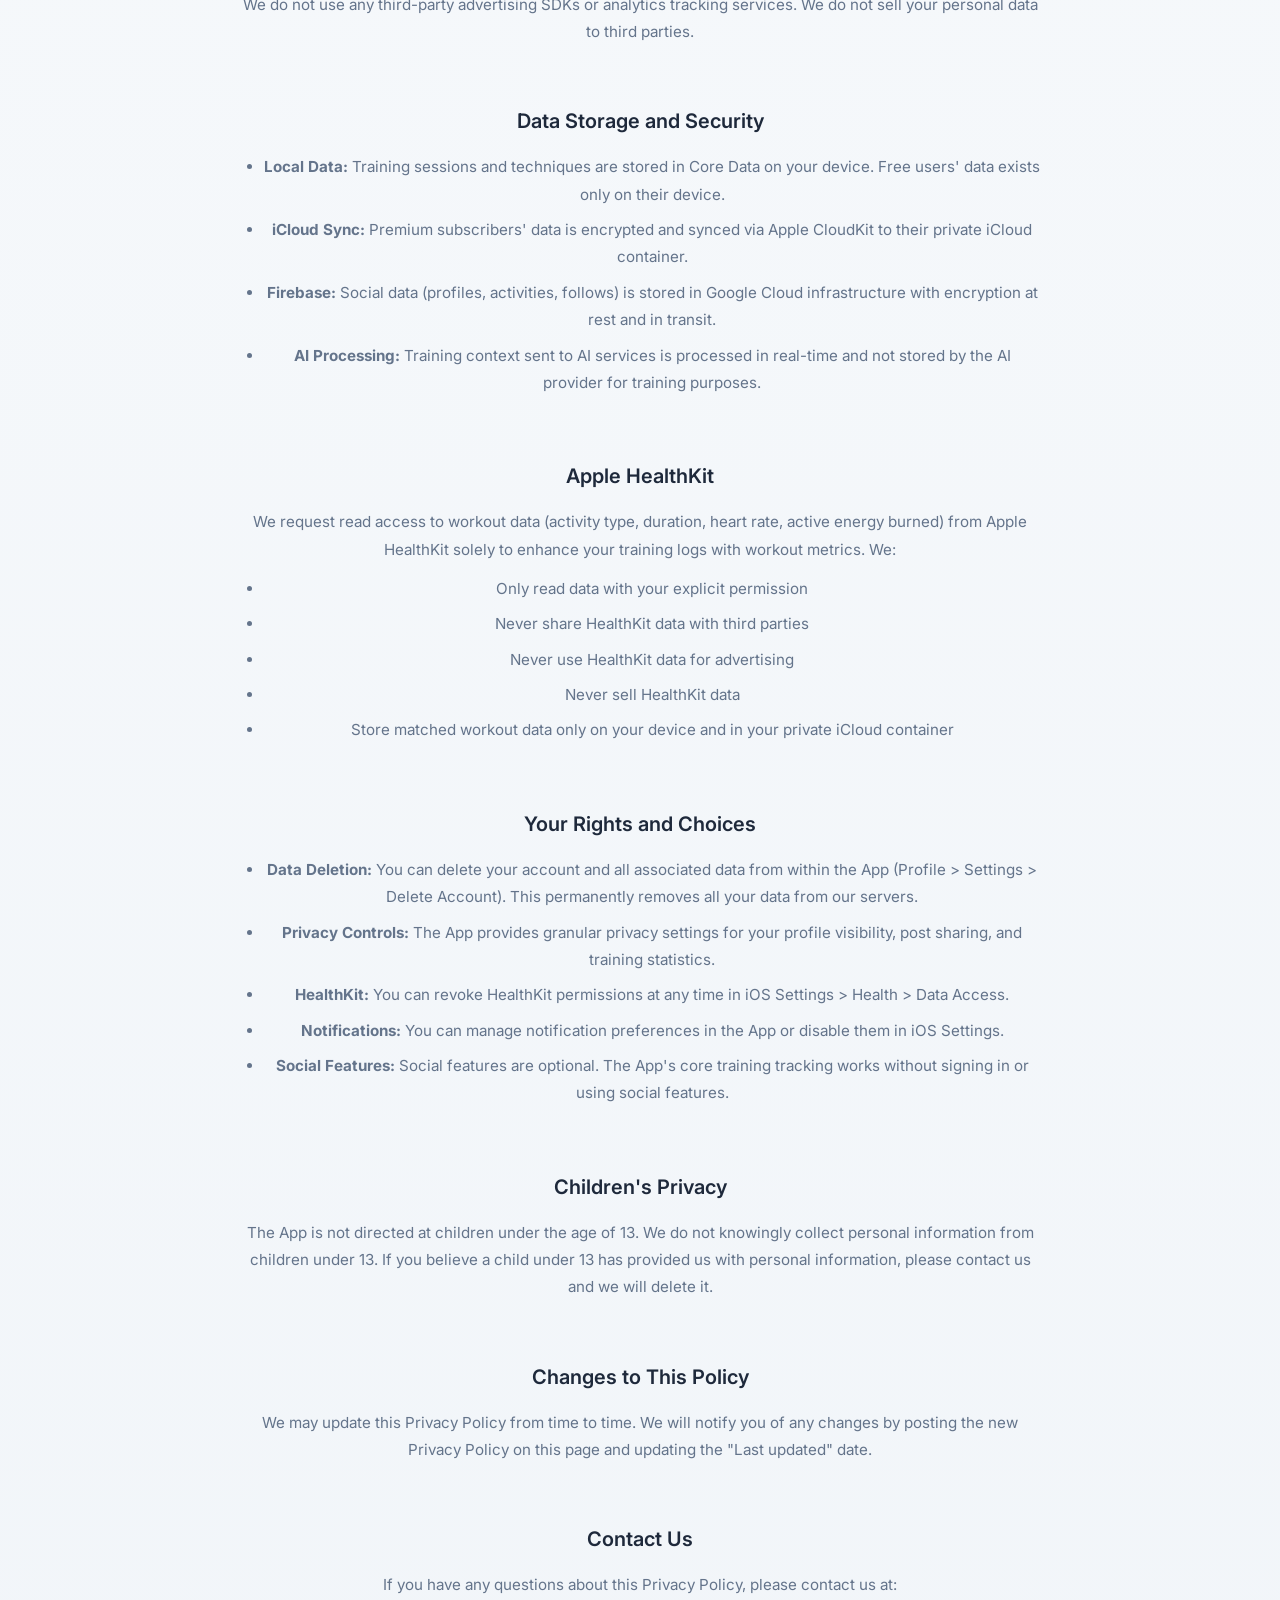
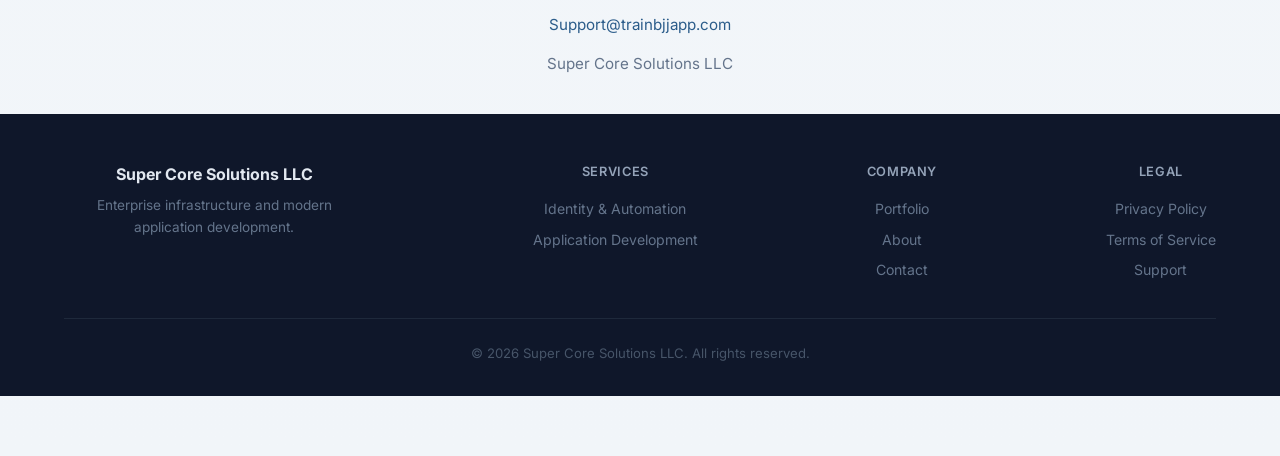
<file: privacy.html>
<!DOCTYPE html>
<html lang="en">
<head>
    <meta charset="UTF-8">
    <meta name="viewport" content="width=device-width, initial-scale=1.0">
    <title>Privacy Policy — Super Core Solutions LLC</title>
    <meta name="description" content="Privacy Policy for Train BJJ and other products by Super Core Solutions LLC.">
    <link rel="preconnect" href="https://fonts.googleapis.com">
    <link rel="preconnect" href="https://fonts.gstatic.com" crossorigin>
    <link href="https://fonts.googleapis.com/css2?family=Inter:wght@400;500;600;700;800&display=swap" rel="stylesheet">
    <link rel="stylesheet" href="styles.css?v=4">
</head>
<body>

    <nav class="nav">
        <div class="container">
            <a href="/" class="nav-brand"><img src="images/logo.png" alt="Super Core Solutions logo" class="nav-logo">Super Core Solutions</a>
            <ul class="nav-links">
                <li class="nav-dropdown">
                    <button class="nav-dropdown-toggle" aria-expanded="false">Services <svg xmlns="http://www.w3.org/2000/svg" viewBox="0 0 20 20" fill="currentColor"><path fill-rule="evenodd" d="M5.23 7.21a.75.75 0 011.06.02L10 11.168l3.71-3.938a.75.75 0 111.08 1.04l-4.25 4.5a.75.75 0 01-1.08 0l-4.25-4.5a.75.75 0 01.02-1.06z" clip-rule="evenodd"/></svg></button>
                    <div class="nav-dropdown-menu">
                        <a href="services/identity-automation.html">Identity & Automation</a>
                        <a href="services/app-development.html">Application Development</a>
                    </div>
                </li>
                <li><a href="portfolio.html">Portfolio</a></li>
                <li><a href="about.html">About</a></li>
                <li><a href="contact.html" class="nav-cta">Contact</a></li>
            </ul>
            <button class="nav-hamburger" aria-label="Menu"><span></span><span></span><span></span></button>
        </div>
    </nav>
    <div class="nav-mobile">
        <button class="mobile-services-toggle">Services</button>
        <div class="mobile-services-submenu">
            <a href="services/identity-automation.html">Identity & Automation</a>
            <a href="services/app-development.html">Application Development</a>
        </div>
        <a href="portfolio.html">Portfolio</a>
        <a href="about.html">About</a>
        <a href="contact.html">Contact</a>
    </div>

    <section class="page-header">
        <div class="container">
            <h1>Privacy Policy</h1>
            <p class="subtitle">Last updated: February 12, 2026</p>
        </div>
    </div>

    <!-- Content -->
    <div class="container">

        <div class="content-section">
            <p>
                Super Core Solutions LLC ("we", "our", or "us") operates the Train BJJ mobile application
                (the "App"). This Privacy Policy describes how we collect, use, and protect your information
                when you use our App.
            </p>
        </div>

        <div class="content-section">
            <h2>Information We Collect</h2>
            <p>We collect the following types of information:</p>
            <ul>
                <li><strong>Account Information:</strong> When you sign in with Apple, we receive your Apple ID identifier and, optionally, your name and email address. We use Sign in with Apple and do not collect passwords.</li>
                <li><strong>Training Data:</strong> Session logs, techniques, focus points, notes, and other training-related content you enter into the App. This data is stored locally on your device and, for premium subscribers, synced privately via Apple iCloud (CloudKit).</li>
                <li><strong>Health Data:</strong> With your explicit permission, we read workout data (duration, heart rate, calories burned) from Apple HealthKit to enhance your training logs. We never write to HealthKit without user action or sell health data.</li>
                <li><strong>Social Profile:</strong> If you use social features, your username, display name, belt level, and gym are stored in our Firebase backend to enable the social feed, follows, and training partner features.</li>
                <li><strong>Social Content:</strong> Activities, reactions, and comments you post to the social feed are stored in Firebase and visible to other users based on your privacy settings.</li>
            </ul>
        </div>

        <div class="content-section">
            <h2>How We Use Your Information</h2>
            <ul>
                <li>To provide and maintain the App's core functionality (session tracking, technique library, analytics)</li>
                <li>To sync your training data across your devices via iCloud (premium feature)</li>
                <li>To enable social features such as the feed, follows, reactions, comments, and training partner comparisons</li>
                <li>To power AI-assisted features (AI Coach, Post-Session Insights, Notebook Scanner) by sending anonymized training context to our cloud processing service</li>
                <li>To send push notifications about social activity and training milestones (with your permission)</li>
                <li>To detect and import workouts from Apple HealthKit (with your permission)</li>
            </ul>
        </div>

        <div class="content-section">
            <h2>Third-Party Services</h2>
            <p>The App uses the following third-party services:</p>
            <ul>
                <li><strong>Apple CloudKit:</strong> Private cloud database for syncing your personal training data across your devices. Only you can access your CloudKit data.</li>
                <li><strong>Firebase (Google):</strong> Authentication, real-time database for social features, cloud functions for push notifications and AI processing. Subject to <a href="https://firebase.google.com/support/privacy" target="_blank" rel="noopener">Firebase Privacy Policy</a>.</li>
                <li><strong>OpenAI:</strong> AI features send anonymized training context (no personally identifiable information) to OpenAI's API for analysis. Subject to <a href="https://openai.com/privacy" target="_blank" rel="noopener">OpenAI Privacy Policy</a>. We do not send your name, email, or account details to OpenAI.</li>
                <li><strong>Apple StoreKit:</strong> Subscription management handled entirely by Apple.</li>
            </ul>
            <p>We do not use any third-party advertising SDKs or analytics tracking services. We do not sell your personal data to third parties.</p>
        </div>

        <div class="content-section">
            <h2>Data Storage and Security</h2>
            <ul>
                <li><strong>Local Data:</strong> Training sessions and techniques are stored in Core Data on your device. Free users' data exists only on their device.</li>
                <li><strong>iCloud Sync:</strong> Premium subscribers' data is encrypted and synced via Apple CloudKit to their private iCloud container.</li>
                <li><strong>Firebase:</strong> Social data (profiles, activities, follows) is stored in Google Cloud infrastructure with encryption at rest and in transit.</li>
                <li><strong>AI Processing:</strong> Training context sent to AI services is processed in real-time and not stored by the AI provider for training purposes.</li>
            </ul>
        </div>

        <div class="content-section">
            <h2>Apple HealthKit</h2>
            <p>
                We request read access to workout data (activity type, duration, heart rate, active energy burned)
                from Apple HealthKit solely to enhance your training logs with workout metrics. We:
            </p>
            <ul>
                <li>Only read data with your explicit permission</li>
                <li>Never share HealthKit data with third parties</li>
                <li>Never use HealthKit data for advertising</li>
                <li>Never sell HealthKit data</li>
                <li>Store matched workout data only on your device and in your private iCloud container</li>
            </ul>
        </div>

        <div class="content-section">
            <h2>Your Rights and Choices</h2>
            <ul>
                <li><strong>Data Deletion:</strong> You can delete your account and all associated data from within the App (Profile &gt; Settings &gt; Delete Account). This permanently removes all your data from our servers.</li>
                <li><strong>Privacy Controls:</strong> The App provides granular privacy settings for your profile visibility, post sharing, and training statistics.</li>
                <li><strong>HealthKit:</strong> You can revoke HealthKit permissions at any time in iOS Settings &gt; Health &gt; Data Access.</li>
                <li><strong>Notifications:</strong> You can manage notification preferences in the App or disable them in iOS Settings.</li>
                <li><strong>Social Features:</strong> Social features are optional. The App's core training tracking works without signing in or using social features.</li>
            </ul>
        </div>

        <div class="content-section">
            <h2>Children's Privacy</h2>
            <p>
                The App is not directed at children under the age of 13. We do not knowingly collect personal
                information from children under 13. If you believe a child under 13 has provided us with personal
                information, please contact us and we will delete it.
            </p>
        </div>

        <div class="content-section">
            <h2>Changes to This Policy</h2>
            <p>
                We may update this Privacy Policy from time to time. We will notify you of any changes by
                posting the new Privacy Policy on this page and updating the "Last updated" date.
            </p>
        </div>

        <div class="content-section">
            <h2>Contact Us</h2>
            <p>
                If you have any questions about this Privacy Policy, please contact us at:
            </p>
            <p>
                <a href="mailto:Support@trainbjjapp.com">Support@trainbjjapp.com</a>
            </p>
            <p>
                Super Core Solutions LLC
            </p>
        </div>

    </div>

    <footer class="footer">
        <div class="container">
            <div class="footer-content">
                <div>
                    <div class="footer-brand">Super Core Solutions LLC</div>
                    <p class="footer-tagline">Enterprise infrastructure and modern application development.</p>
                </div>
                <div class="footer-links-group">
                    <h4>Services</h4>
                    <a href="services/identity-automation.html">Identity & Automation</a>
                    <a href="services/app-development.html">Application Development</a>
                </div>
                <div class="footer-links-group">
                    <h4>Company</h4>
                    <a href="portfolio.html">Portfolio</a>
                    <a href="about.html">About</a>
                    <a href="contact.html">Contact</a>
                </div>
                <div class="footer-links-group">
                    <h4>Legal</h4>
                    <a href="privacy.html">Privacy Policy</a>
                    <a href="terms.html">Terms of Service</a>
                    <a href="support.html">Support</a>
                </div>
            </div>
            <div class="footer-bottom">&copy; 2026 Super Core Solutions LLC. All rights reserved.</div>
        </div>
    </footer>

    <script src="script.js?v=4"></script>
</body>
</html>
</file>
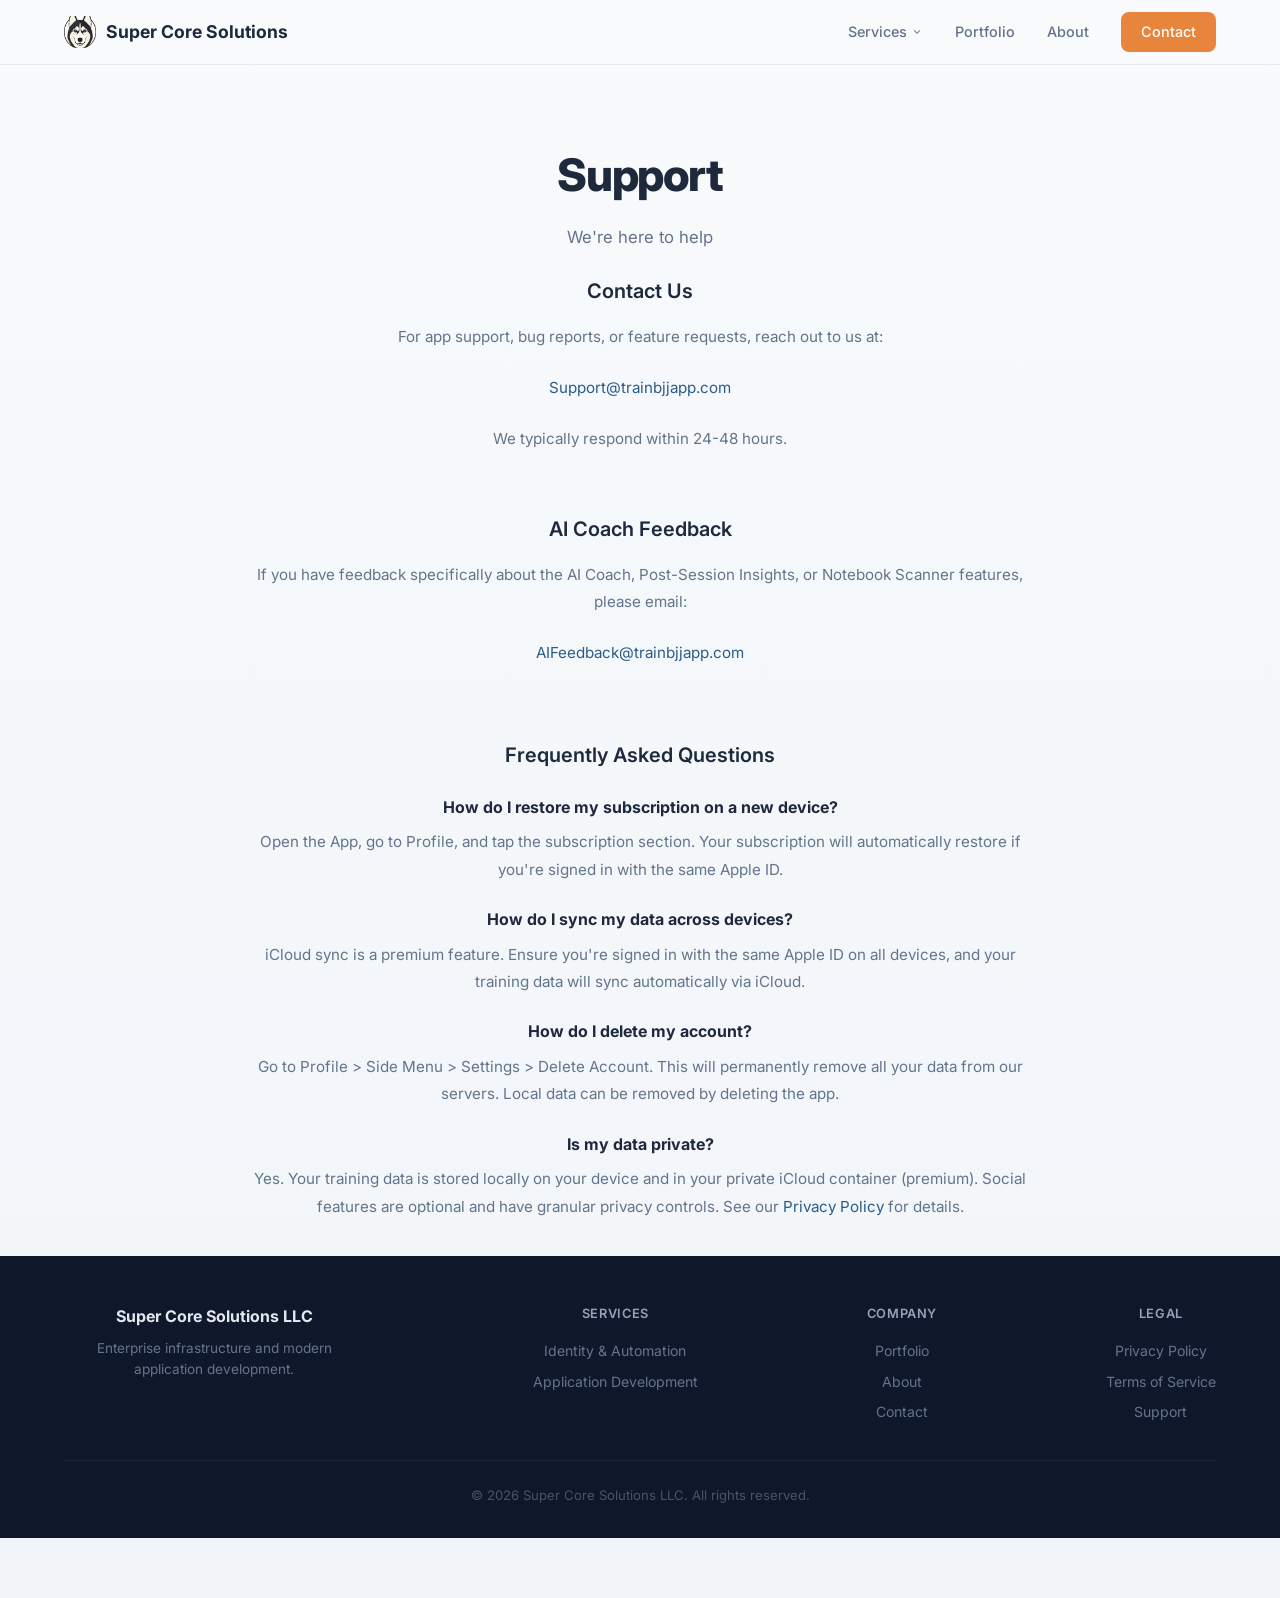
<file: support.html>
<!DOCTYPE html>
<html lang="en">
<head>
    <meta charset="UTF-8">
    <meta name="viewport" content="width=device-width, initial-scale=1.0">
    <title>Support — Super Core Solutions LLC</title>
    <meta name="description" content="Get support for Train BJJ and other products by Super Core Solutions LLC.">
    <link rel="preconnect" href="https://fonts.googleapis.com">
    <link rel="preconnect" href="https://fonts.gstatic.com" crossorigin>
    <link href="https://fonts.googleapis.com/css2?family=Inter:wght@400;500;600;700;800&display=swap" rel="stylesheet">
    <link rel="stylesheet" href="styles.css?v=4">
</head>
<body>

    <nav class="nav">
        <div class="container">
            <a href="/" class="nav-brand"><img src="images/logo.png" alt="Super Core Solutions logo" class="nav-logo">Super Core Solutions</a>
            <ul class="nav-links">
                <li class="nav-dropdown">
                    <button class="nav-dropdown-toggle" aria-expanded="false">Services <svg xmlns="http://www.w3.org/2000/svg" viewBox="0 0 20 20" fill="currentColor"><path fill-rule="evenodd" d="M5.23 7.21a.75.75 0 011.06.02L10 11.168l3.71-3.938a.75.75 0 111.08 1.04l-4.25 4.5a.75.75 0 01-1.08 0l-4.25-4.5a.75.75 0 01.02-1.06z" clip-rule="evenodd"/></svg></button>
                    <div class="nav-dropdown-menu">
                        <a href="services/identity-automation.html">Identity & Automation</a>
                        <a href="services/app-development.html">Application Development</a>
                    </div>
                </li>
                <li><a href="portfolio.html">Portfolio</a></li>
                <li><a href="about.html">About</a></li>
                <li><a href="contact.html" class="nav-cta">Contact</a></li>
            </ul>
            <button class="nav-hamburger" aria-label="Menu"><span></span><span></span><span></span></button>
        </div>
    </nav>
    <div class="nav-mobile">
        <button class="mobile-services-toggle">Services</button>
        <div class="mobile-services-submenu">
            <a href="services/identity-automation.html">Identity & Automation</a>
            <a href="services/app-development.html">Application Development</a>
        </div>
        <a href="portfolio.html">Portfolio</a>
        <a href="about.html">About</a>
        <a href="contact.html">Contact</a>
    </div>

    <section class="page-header">
        <div class="container">
            <h1>Support</h1>
            <p class="subtitle">We're here to help</p>
        </div>
    </div>

    <!-- Content -->
    <div class="container">

        <div class="content-section">
            <h2>Contact Us</h2>
            <p>
                For app support, bug reports, or feature requests, reach out to us at:
            </p>
            <p style="margin: 24px 0; text-align: center;">
                <a href="mailto:Support@trainbjjapp.com" class="contact-email">Support@trainbjjapp.com</a>
            </p>
            <p>
                We typically respond within 24-48 hours.
            </p>
        </div>

        <div class="content-section">
            <h2>AI Coach Feedback</h2>
            <p>
                If you have feedback specifically about the AI Coach, Post-Session Insights, or Notebook Scanner features, please email:
            </p>
            <p style="margin: 24px 0; text-align: center;">
                <a href="mailto:AIFeedback@trainbjjapp.com" class="contact-email">AIFeedback@trainbjjapp.com</a>
            </p>
        </div>

        <div class="content-section">
            <h2>Frequently Asked Questions</h2>

            <h3 style="margin-top: 24px; margin-bottom: 8px; font-size: 1rem;">How do I restore my subscription on a new device?</h3>
            <p>Open the App, go to Profile, and tap the subscription section. Your subscription will automatically restore if you're signed in with the same Apple ID.</p>

            <h3 style="margin-top: 24px; margin-bottom: 8px; font-size: 1rem;">How do I sync my data across devices?</h3>
            <p>iCloud sync is a premium feature. Ensure you're signed in with the same Apple ID on all devices, and your training data will sync automatically via iCloud.</p>

            <h3 style="margin-top: 24px; margin-bottom: 8px; font-size: 1rem;">How do I delete my account?</h3>
            <p>Go to Profile &gt; Side Menu &gt; Settings &gt; Delete Account. This will permanently remove all your data from our servers. Local data can be removed by deleting the app.</p>

            <h3 style="margin-top: 24px; margin-bottom: 8px; font-size: 1rem;">Is my data private?</h3>
            <p>Yes. Your training data is stored locally on your device and in your private iCloud container (premium). Social features are optional and have granular privacy controls. See our <a href="privacy.html">Privacy Policy</a> for details.</p>
        </div>

    </div>

    <footer class="footer">
        <div class="container">
            <div class="footer-content">
                <div>
                    <div class="footer-brand">Super Core Solutions LLC</div>
                    <p class="footer-tagline">Enterprise infrastructure and modern application development.</p>
                </div>
                <div class="footer-links-group">
                    <h4>Services</h4>
                    <a href="services/identity-automation.html">Identity & Automation</a>
                    <a href="services/app-development.html">Application Development</a>
                </div>
                <div class="footer-links-group">
                    <h4>Company</h4>
                    <a href="portfolio.html">Portfolio</a>
                    <a href="about.html">About</a>
                    <a href="contact.html">Contact</a>
                </div>
                <div class="footer-links-group">
                    <h4>Legal</h4>
                    <a href="privacy.html">Privacy Policy</a>
                    <a href="terms.html">Terms of Service</a>
                    <a href="support.html">Support</a>
                </div>
            </div>
            <div class="footer-bottom">&copy; 2026 Super Core Solutions LLC. All rights reserved.</div>
        </div>
    </footer>

    <script src="script.js?v=4"></script>
</body>
</html>
</file>
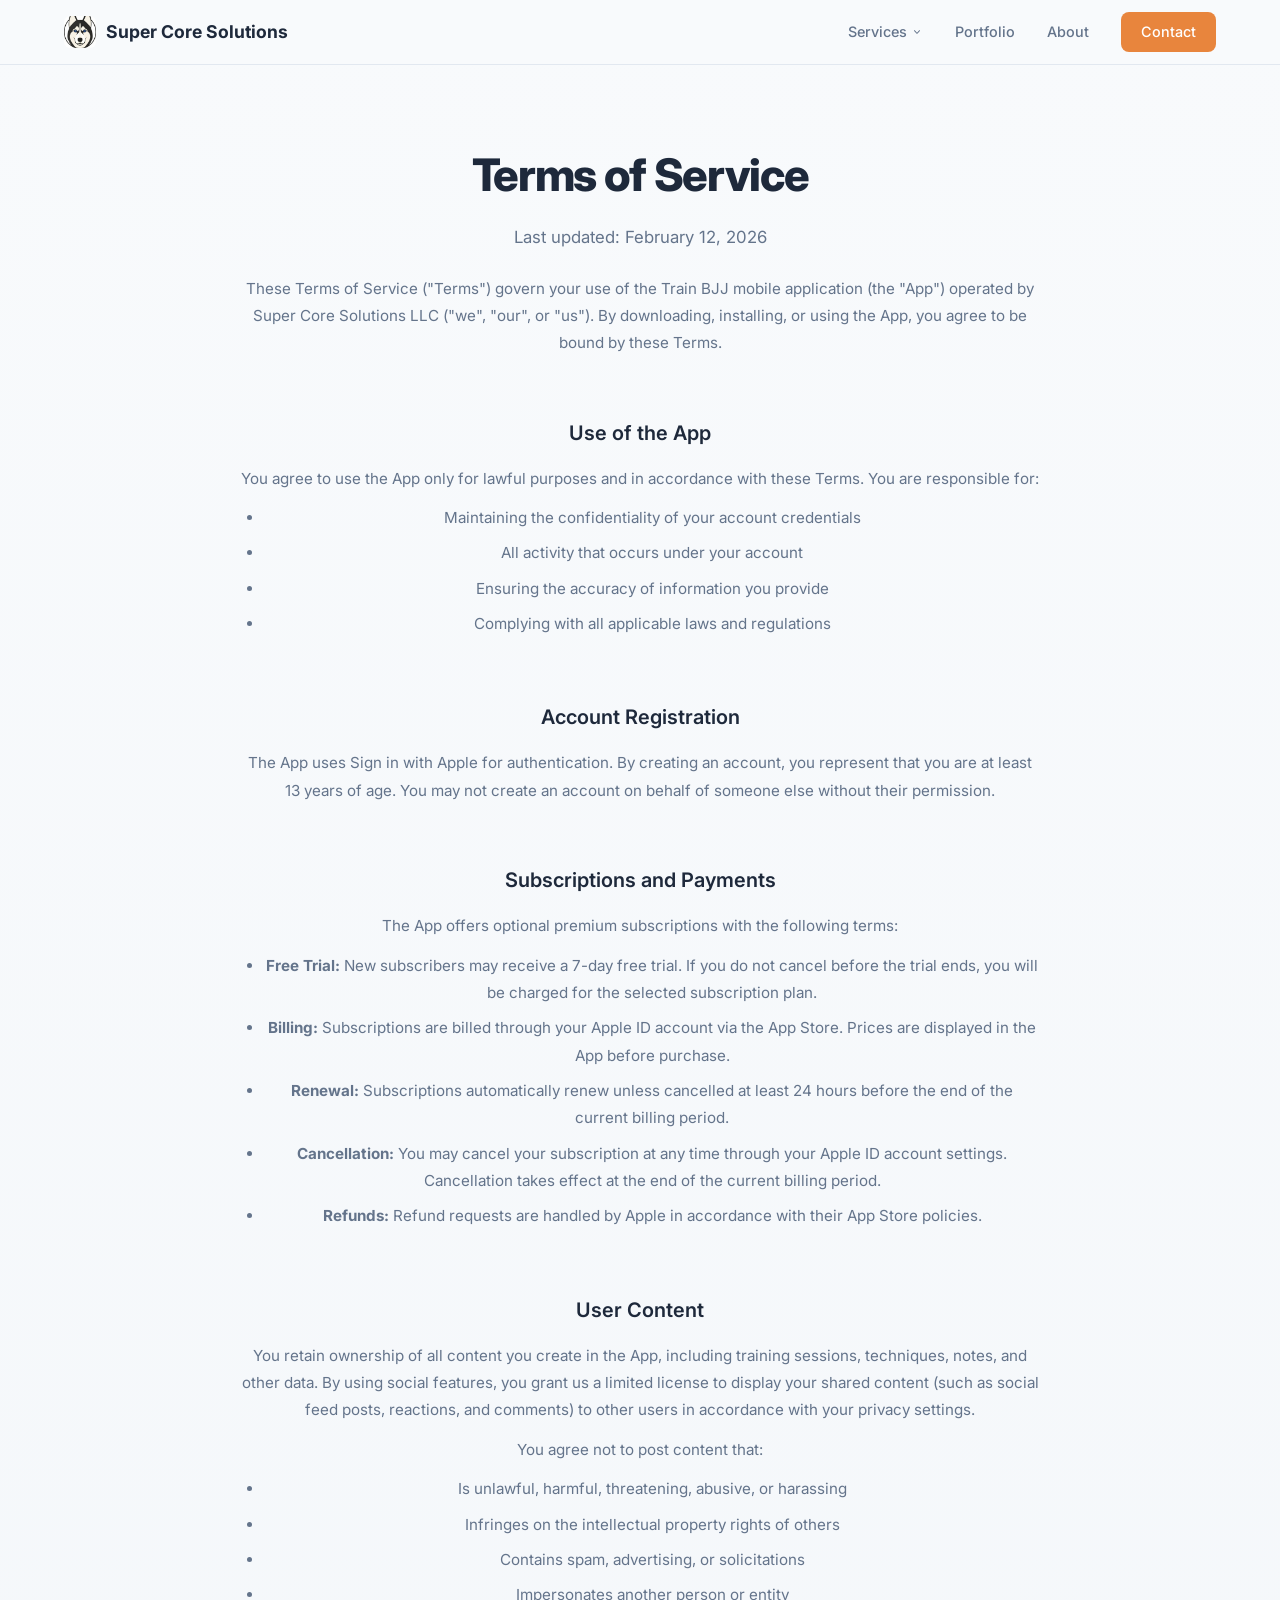
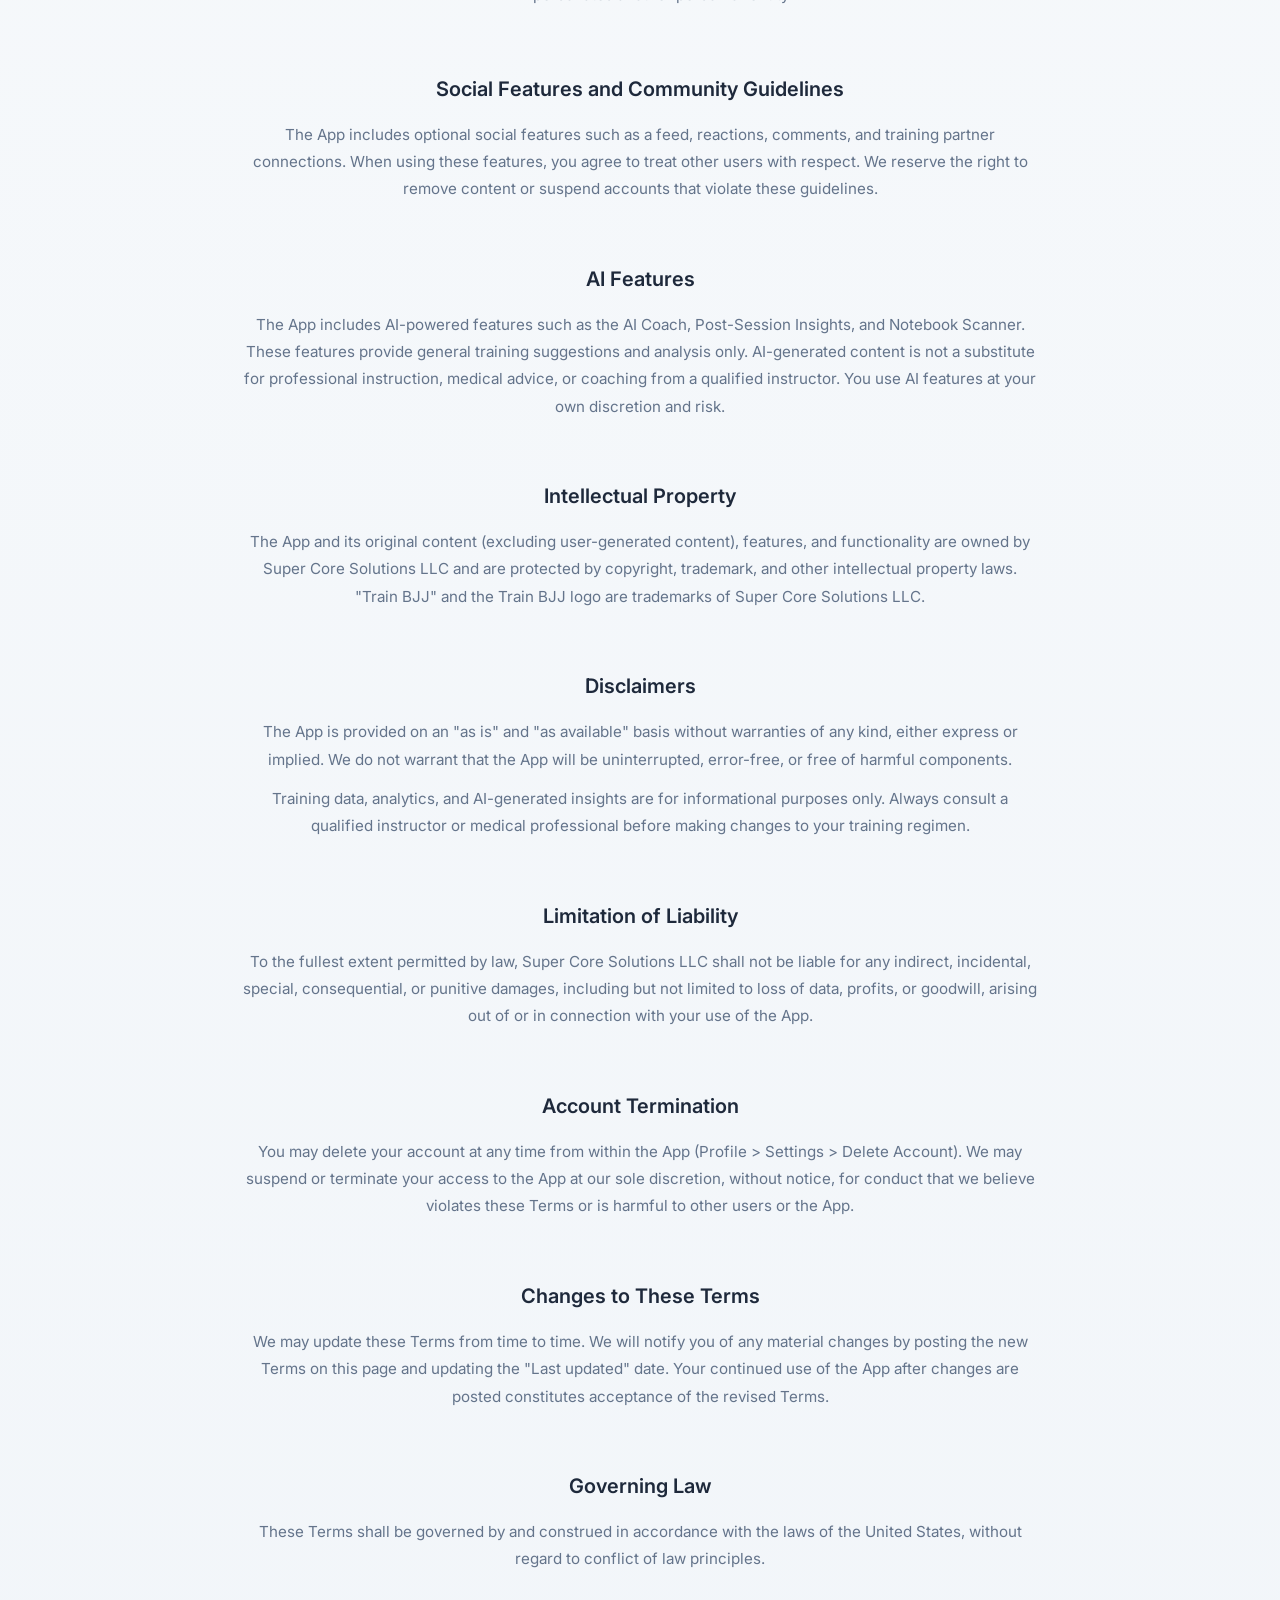
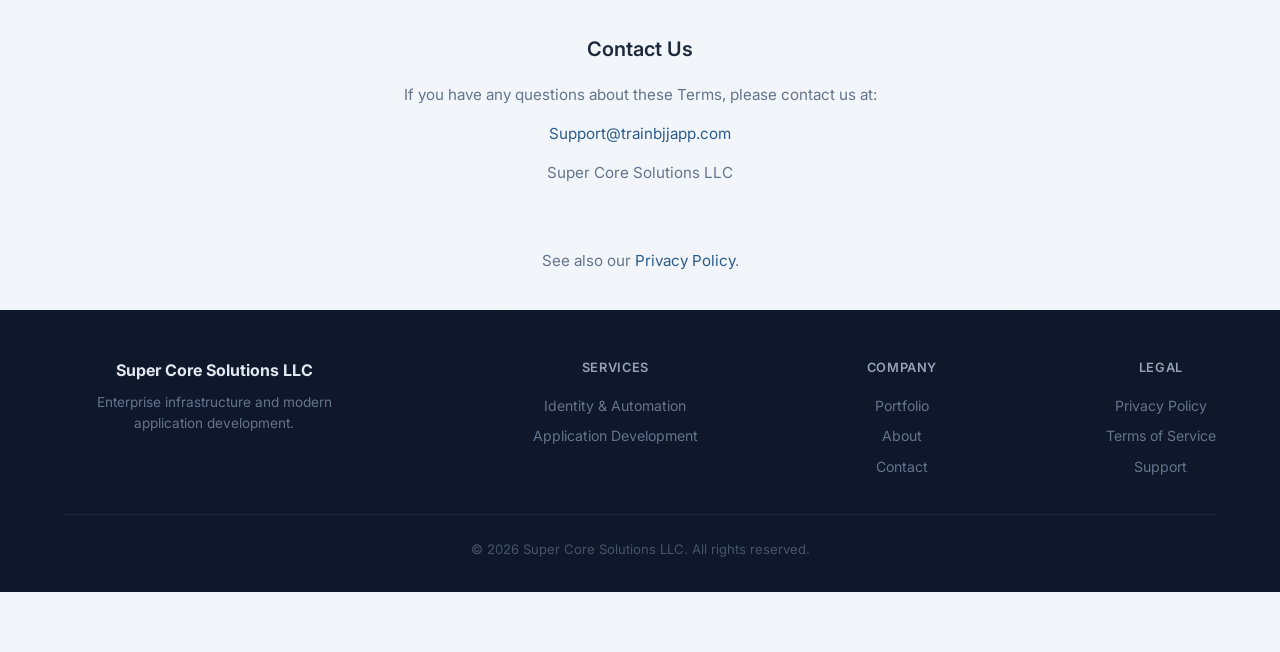
<file: terms.html>
<!DOCTYPE html>
<html lang="en">
<head>
    <meta charset="UTF-8">
    <meta name="viewport" content="width=device-width, initial-scale=1.0">
    <title>Terms of Service — Super Core Solutions LLC</title>
    <meta name="description" content="Terms of Service for Train BJJ and other products by Super Core Solutions LLC.">
    <link rel="preconnect" href="https://fonts.googleapis.com">
    <link rel="preconnect" href="https://fonts.gstatic.com" crossorigin>
    <link href="https://fonts.googleapis.com/css2?family=Inter:wght@400;500;600;700;800&display=swap" rel="stylesheet">
    <link rel="stylesheet" href="styles.css?v=4">
</head>
<body>

    <nav class="nav">
        <div class="container">
            <a href="/" class="nav-brand"><img src="images/logo.png" alt="Super Core Solutions logo" class="nav-logo">Super Core Solutions</a>
            <ul class="nav-links">
                <li class="nav-dropdown">
                    <button class="nav-dropdown-toggle" aria-expanded="false">Services <svg xmlns="http://www.w3.org/2000/svg" viewBox="0 0 20 20" fill="currentColor"><path fill-rule="evenodd" d="M5.23 7.21a.75.75 0 011.06.02L10 11.168l3.71-3.938a.75.75 0 111.08 1.04l-4.25 4.5a.75.75 0 01-1.08 0l-4.25-4.5a.75.75 0 01.02-1.06z" clip-rule="evenodd"/></svg></button>
                    <div class="nav-dropdown-menu">
                        <a href="services/identity-automation.html">Identity & Automation</a>
                        <a href="services/app-development.html">Application Development</a>
                    </div>
                </li>
                <li><a href="portfolio.html">Portfolio</a></li>
                <li><a href="about.html">About</a></li>
                <li><a href="contact.html" class="nav-cta">Contact</a></li>
            </ul>
            <button class="nav-hamburger" aria-label="Menu"><span></span><span></span><span></span></button>
        </div>
    </nav>
    <div class="nav-mobile">
        <button class="mobile-services-toggle">Services</button>
        <div class="mobile-services-submenu">
            <a href="services/identity-automation.html">Identity & Automation</a>
            <a href="services/app-development.html">Application Development</a>
        </div>
        <a href="portfolio.html">Portfolio</a>
        <a href="about.html">About</a>
        <a href="contact.html">Contact</a>
    </div>

    <section class="page-header">
        <div class="container">
            <h1>Terms of Service</h1>
            <p class="subtitle">Last updated: February 12, 2026</p>
        </div>
    </div>

    <!-- Content -->
    <div class="container">

        <div class="content-section">
            <p>
                These Terms of Service ("Terms") govern your use of the Train BJJ mobile application
                (the "App") operated by Super Core Solutions LLC ("we", "our", or "us"). By downloading,
                installing, or using the App, you agree to be bound by these Terms.
            </p>
        </div>

        <div class="content-section">
            <h2>Use of the App</h2>
            <p>You agree to use the App only for lawful purposes and in accordance with these Terms. You are responsible for:</p>
            <ul>
                <li>Maintaining the confidentiality of your account credentials</li>
                <li>All activity that occurs under your account</li>
                <li>Ensuring the accuracy of information you provide</li>
                <li>Complying with all applicable laws and regulations</li>
            </ul>
        </div>

        <div class="content-section">
            <h2>Account Registration</h2>
            <p>
                The App uses Sign in with Apple for authentication. By creating an account, you represent
                that you are at least 13 years of age. You may not create an account on behalf of someone
                else without their permission.
            </p>
        </div>

        <div class="content-section">
            <h2>Subscriptions and Payments</h2>
            <p>The App offers optional premium subscriptions with the following terms:</p>
            <ul>
                <li><strong>Free Trial:</strong> New subscribers may receive a 7-day free trial. If you do not cancel before the trial ends, you will be charged for the selected subscription plan.</li>
                <li><strong>Billing:</strong> Subscriptions are billed through your Apple ID account via the App Store. Prices are displayed in the App before purchase.</li>
                <li><strong>Renewal:</strong> Subscriptions automatically renew unless cancelled at least 24 hours before the end of the current billing period.</li>
                <li><strong>Cancellation:</strong> You may cancel your subscription at any time through your Apple ID account settings. Cancellation takes effect at the end of the current billing period.</li>
                <li><strong>Refunds:</strong> Refund requests are handled by Apple in accordance with their App Store policies.</li>
            </ul>
        </div>

        <div class="content-section">
            <h2>User Content</h2>
            <p>
                You retain ownership of all content you create in the App, including training sessions,
                techniques, notes, and other data. By using social features, you grant us a limited license
                to display your shared content (such as social feed posts, reactions, and comments) to other
                users in accordance with your privacy settings.
            </p>
            <p>You agree not to post content that:</p>
            <ul>
                <li>Is unlawful, harmful, threatening, abusive, or harassing</li>
                <li>Infringes on the intellectual property rights of others</li>
                <li>Contains spam, advertising, or solicitations</li>
                <li>Impersonates another person or entity</li>
            </ul>
        </div>

        <div class="content-section">
            <h2>Social Features and Community Guidelines</h2>
            <p>
                The App includes optional social features such as a feed, reactions, comments, and
                training partner connections. When using these features, you agree to treat other users
                with respect. We reserve the right to remove content or suspend accounts that violate
                these guidelines.
            </p>
        </div>

        <div class="content-section">
            <h2>AI Features</h2>
            <p>
                The App includes AI-powered features such as the AI Coach, Post-Session Insights, and
                Notebook Scanner. These features provide general training suggestions and analysis only.
                AI-generated content is not a substitute for professional instruction, medical advice, or
                coaching from a qualified instructor. You use AI features at your own discretion and risk.
            </p>
        </div>

        <div class="content-section">
            <h2>Intellectual Property</h2>
            <p>
                The App and its original content (excluding user-generated content), features, and
                functionality are owned by Super Core Solutions LLC and are protected by copyright,
                trademark, and other intellectual property laws. "Train BJJ" and the Train BJJ logo
                are trademarks of Super Core Solutions LLC.
            </p>
        </div>

        <div class="content-section">
            <h2>Disclaimers</h2>
            <p>
                The App is provided on an "as is" and "as available" basis without warranties of any
                kind, either express or implied. We do not warrant that the App will be uninterrupted,
                error-free, or free of harmful components.
            </p>
            <p>
                Training data, analytics, and AI-generated insights are for informational purposes only.
                Always consult a qualified instructor or medical professional before making changes to
                your training regimen.
            </p>
        </div>

        <div class="content-section">
            <h2>Limitation of Liability</h2>
            <p>
                To the fullest extent permitted by law, Super Core Solutions LLC shall not be liable for
                any indirect, incidental, special, consequential, or punitive damages, including but not
                limited to loss of data, profits, or goodwill, arising out of or in connection with your
                use of the App.
            </p>
        </div>

        <div class="content-section">
            <h2>Account Termination</h2>
            <p>
                You may delete your account at any time from within the App (Profile &gt; Settings &gt;
                Delete Account). We may suspend or terminate your access to the App at our sole discretion,
                without notice, for conduct that we believe violates these Terms or is harmful to other
                users or the App.
            </p>
        </div>

        <div class="content-section">
            <h2>Changes to These Terms</h2>
            <p>
                We may update these Terms from time to time. We will notify you of any material changes
                by posting the new Terms on this page and updating the "Last updated" date. Your continued
                use of the App after changes are posted constitutes acceptance of the revised Terms.
            </p>
        </div>

        <div class="content-section">
            <h2>Governing Law</h2>
            <p>
                These Terms shall be governed by and construed in accordance with the laws of the
                United States, without regard to conflict of law principles.
            </p>
        </div>

        <div class="content-section">
            <h2>Contact Us</h2>
            <p>
                If you have any questions about these Terms, please contact us at:
            </p>
            <p>
                <a href="mailto:Support@trainbjjapp.com">Support@trainbjjapp.com</a>
            </p>
            <p>
                Super Core Solutions LLC
            </p>
        </div>

        <div class="content-section">
            <p>
                See also our <a href="privacy.html">Privacy Policy</a>.
            </p>
        </div>

    </div>

    <footer class="footer">
        <div class="container">
            <div class="footer-content">
                <div>
                    <div class="footer-brand">Super Core Solutions LLC</div>
                    <p class="footer-tagline">Enterprise infrastructure and modern application development.</p>
                </div>
                <div class="footer-links-group">
                    <h4>Services</h4>
                    <a href="services/identity-automation.html">Identity & Automation</a>
                    <a href="services/app-development.html">Application Development</a>
                </div>
                <div class="footer-links-group">
                    <h4>Company</h4>
                    <a href="portfolio.html">Portfolio</a>
                    <a href="about.html">About</a>
                    <a href="contact.html">Contact</a>
                </div>
                <div class="footer-links-group">
                    <h4>Legal</h4>
                    <a href="privacy.html">Privacy Policy</a>
                    <a href="terms.html">Terms of Service</a>
                    <a href="support.html">Support</a>
                </div>
            </div>
            <div class="footer-bottom">&copy; 2026 Super Core Solutions LLC. All rights reserved.</div>
        </div>
    </footer>

    <script src="script.js?v=4"></script>
</body>
</html>
</file>
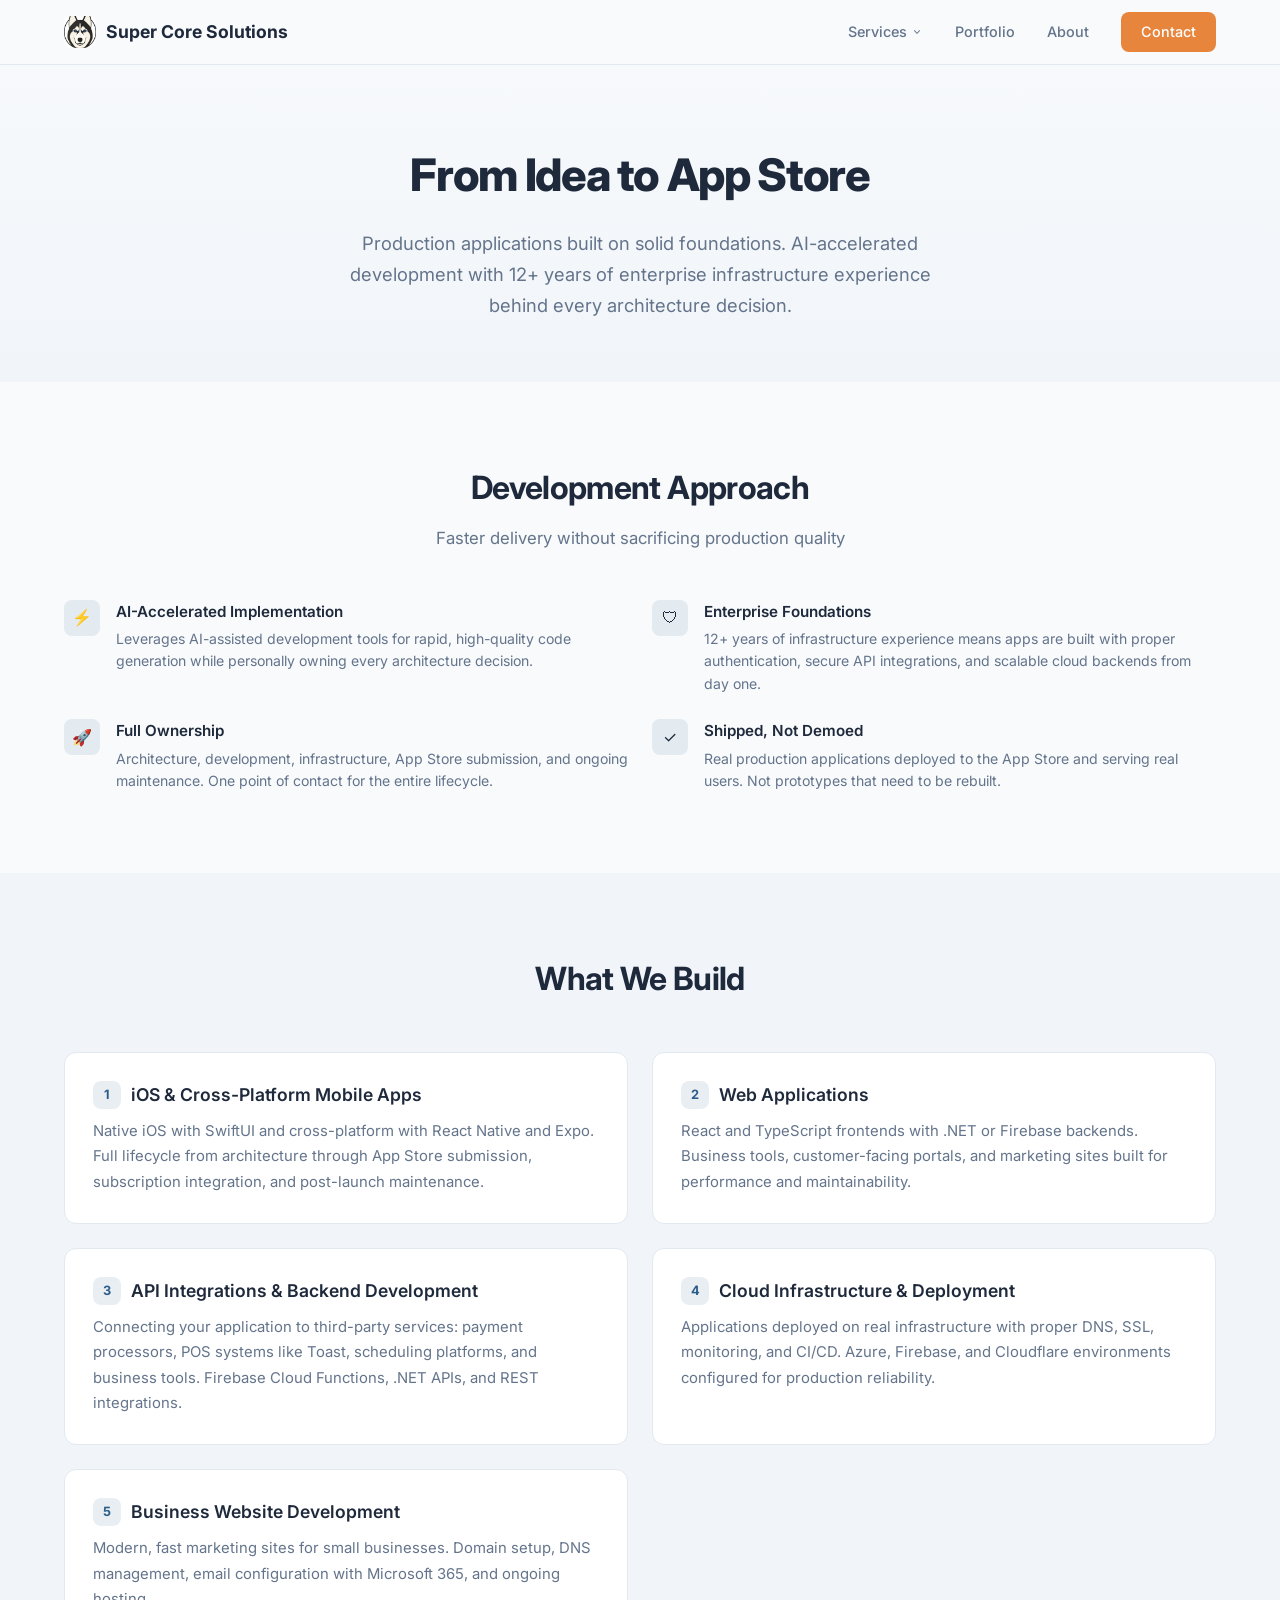
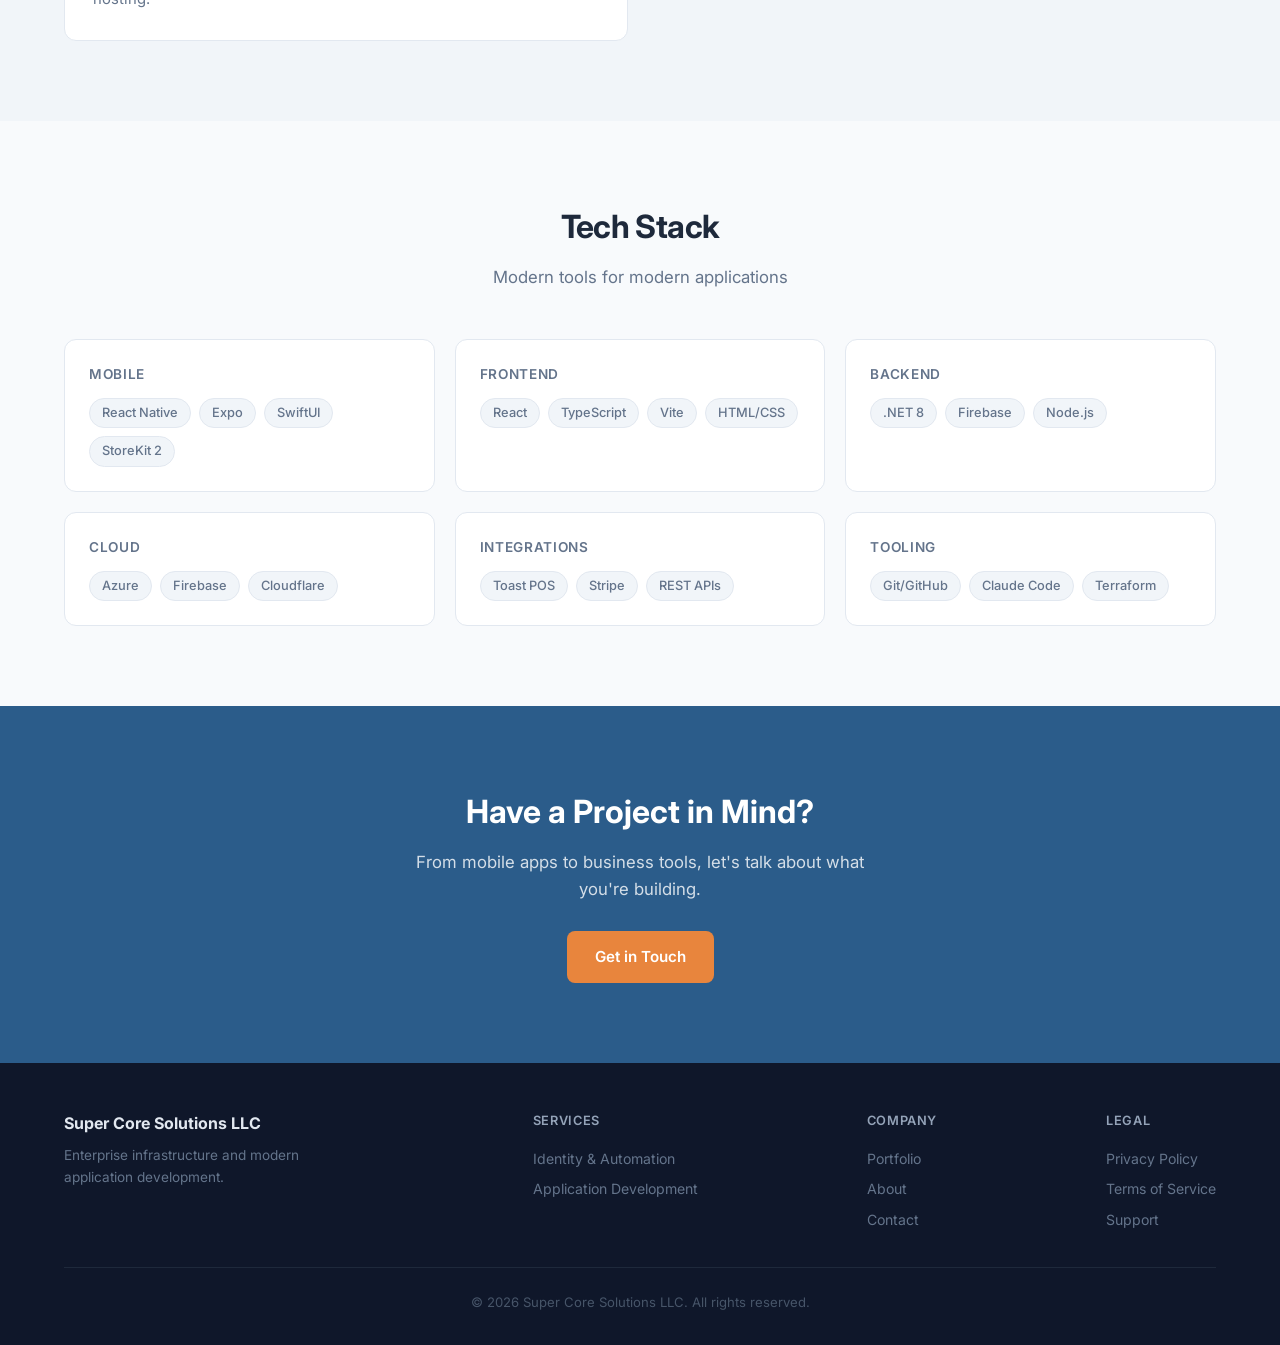
<file: services/app-development.html>
<!DOCTYPE html>
<html lang="en">
<head>
    <meta charset="UTF-8">
    <meta name="viewport" content="width=device-width, initial-scale=1.0">
    <title>Application Development — Super Core Solutions LLC</title>
    <meta name="description" content="iOS and cross-platform mobile apps, web applications, Firebase backends, API integrations. AI-accelerated development with enterprise-grade infrastructure.">
    <link rel="preconnect" href="https://fonts.googleapis.com">
    <link rel="preconnect" href="https://fonts.gstatic.com" crossorigin>
    <link href="https://fonts.googleapis.com/css2?family=Inter:wght@400;500;600;700;800&display=swap" rel="stylesheet">
    <link rel="stylesheet" href="../styles.css?v=4">
</head>
<body>

    <!-- Navigation -->
    <nav class="nav">
        <div class="container">
            <a href="/" class="nav-brand"><img src="../images/logo.png" alt="Super Core Solutions logo" class="nav-logo">Super Core Solutions</a>
            <ul class="nav-links">
                <li class="nav-dropdown">
                    <button class="nav-dropdown-toggle" aria-expanded="false">
                        Services
                        <svg xmlns="http://www.w3.org/2000/svg" viewBox="0 0 20 20" fill="currentColor"><path fill-rule="evenodd" d="M5.23 7.21a.75.75 0 011.06.02L10 11.168l3.71-3.938a.75.75 0 111.08 1.04l-4.25 4.5a.75.75 0 01-1.08 0l-4.25-4.5a.75.75 0 01.02-1.06z" clip-rule="evenodd"/></svg>
                    </button>
                    <div class="nav-dropdown-menu">
                        <a href="identity-automation.html">Identity & Automation</a>
                        <a href="app-development.html">Application Development</a>
                    </div>
                </li>
                <li><a href="../portfolio.html">Portfolio</a></li>
                <li><a href="../about.html">About</a></li>
                <li><a href="../contact.html" class="nav-cta">Contact</a></li>
            </ul>
            <button class="nav-hamburger" aria-label="Menu">
                <span></span>
                <span></span>
                <span></span>
            </button>
        </div>
    </nav>

    <div class="nav-mobile">
        <button class="mobile-services-toggle">Services</button>
        <div class="mobile-services-submenu">
            <a href="identity-automation.html">Identity & Automation</a>
            <a href="app-development.html">Application Development</a>
        </div>
        <a href="../portfolio.html">Portfolio</a>
        <a href="../about.html">About</a>
        <a href="../contact.html">Contact</a>
    </div>

    <!-- Hero -->
    <section class="service-hero">
        <div class="container">
            <h1>From Idea to App Store</h1>
            <p class="tagline">Production applications built on solid foundations. AI-accelerated development with 12+ years of enterprise infrastructure experience behind every architecture decision.</p>
        </div>
    </section>

    <!-- Development Approach -->
    <section class="section">
        <div class="container">
            <div class="section-header fade-in">
                <h2>Development Approach</h2>
                <p class="section-subtitle">Faster delivery without sacrificing production quality</p>
            </div>
            <div class="differentiator fade-in">
                <div class="diff-item">
                    <div class="diff-icon">&#9889;</div>
                    <div>
                        <h4>AI-Accelerated Implementation</h4>
                        <p>Leverages AI-assisted development tools for rapid, high-quality code generation while personally owning every architecture decision.</p>
                    </div>
                </div>
                <div class="diff-item">
                    <div class="diff-icon">&#128737;</div>
                    <div>
                        <h4>Enterprise Foundations</h4>
                        <p>12+ years of infrastructure experience means apps are built with proper authentication, secure API integrations, and scalable cloud backends from day one.</p>
                    </div>
                </div>
                <div class="diff-item">
                    <div class="diff-icon">&#128640;</div>
                    <div>
                        <h4>Full Ownership</h4>
                        <p>Architecture, development, infrastructure, App Store submission, and ongoing maintenance. One point of contact for the entire lifecycle.</p>
                    </div>
                </div>
                <div class="diff-item">
                    <div class="diff-icon">&#10003;</div>
                    <div>
                        <h4>Shipped, Not Demoed</h4>
                        <p>Real production applications deployed to the App Store and serving real users. Not prototypes that need to be rebuilt.</p>
                    </div>
                </div>
            </div>
        </div>
    </section>

    <!-- What We Build -->
    <section class="section section-alt">
        <div class="container">
            <div class="section-header fade-in">
                <h2>What We Build</h2>
            </div>
            <div class="offerings-grid">
                <div class="card offering-card fade-in">
                    <h3><span class="offering-number">1</span> iOS & Cross-Platform Mobile Apps</h3>
                    <p>Native iOS with SwiftUI and cross-platform with React Native and Expo. Full lifecycle from architecture through App Store submission, subscription integration, and post-launch maintenance.</p>
                </div>
                <div class="card offering-card fade-in">
                    <h3><span class="offering-number">2</span> Web Applications</h3>
                    <p>React and TypeScript frontends with .NET or Firebase backends. Business tools, customer-facing portals, and marketing sites built for performance and maintainability.</p>
                </div>
                <div class="card offering-card fade-in">
                    <h3><span class="offering-number">3</span> API Integrations & Backend Development</h3>
                    <p>Connecting your application to third-party services: payment processors, POS systems like Toast, scheduling platforms, and business tools. Firebase Cloud Functions, .NET APIs, and REST integrations.</p>
                </div>
                <div class="card offering-card fade-in">
                    <h3><span class="offering-number">4</span> Cloud Infrastructure & Deployment</h3>
                    <p>Applications deployed on real infrastructure with proper DNS, SSL, monitoring, and CI/CD. Azure, Firebase, and Cloudflare environments configured for production reliability.</p>
                </div>
                <div class="card offering-card fade-in">
                    <h3><span class="offering-number">5</span> Business Website Development</h3>
                    <p>Modern, fast marketing sites for small businesses. Domain setup, DNS management, email configuration with Microsoft 365, and ongoing hosting.</p>
                </div>
            </div>
        </div>
    </section>

    <!-- Tech Stack -->
    <section class="section">
        <div class="container">
            <div class="section-header fade-in">
                <h2>Tech Stack</h2>
                <p class="section-subtitle">Modern tools for modern applications</p>
            </div>
            <div class="tech-stack-grid fade-in">
                <div class="card tech-category">
                    <h4>Mobile</h4>
                    <div class="tech-pills">
                        <span class="tech-pill">React Native</span>
                        <span class="tech-pill">Expo</span>
                        <span class="tech-pill">SwiftUI</span>
                        <span class="tech-pill">StoreKit 2</span>
                    </div>
                </div>
                <div class="card tech-category">
                    <h4>Frontend</h4>
                    <div class="tech-pills">
                        <span class="tech-pill">React</span>
                        <span class="tech-pill">TypeScript</span>
                        <span class="tech-pill">Vite</span>
                        <span class="tech-pill">HTML/CSS</span>
                    </div>
                </div>
                <div class="card tech-category">
                    <h4>Backend</h4>
                    <div class="tech-pills">
                        <span class="tech-pill">.NET 8</span>
                        <span class="tech-pill">Firebase</span>
                        <span class="tech-pill">Node.js</span>
                    </div>
                </div>
                <div class="card tech-category">
                    <h4>Cloud</h4>
                    <div class="tech-pills">
                        <span class="tech-pill">Azure</span>
                        <span class="tech-pill">Firebase</span>
                        <span class="tech-pill">Cloudflare</span>
                    </div>
                </div>
                <div class="card tech-category">
                    <h4>Integrations</h4>
                    <div class="tech-pills">
                        <span class="tech-pill">Toast POS</span>
                        <span class="tech-pill">Stripe</span>
                        <span class="tech-pill">REST APIs</span>
                    </div>
                </div>
                <div class="card tech-category">
                    <h4>Tooling</h4>
                    <div class="tech-pills">
                        <span class="tech-pill">Git/GitHub</span>
                        <span class="tech-pill">Claude Code</span>
                        <span class="tech-pill">Terraform</span>
                    </div>
                </div>
            </div>
        </div>
    </section>

    <!-- CTA -->
    <section class="cta-section">
        <div class="container fade-in">
            <h2>Have a Project in Mind?</h2>
            <p>From mobile apps to business tools, let's talk about what you're building.</p>
            <a href="../contact.html" class="btn">Get in Touch</a>
        </div>
    </section>

    <!-- Footer -->
    <footer class="footer">
        <div class="container">
            <div class="footer-content">
                <div>
                    <div class="footer-brand">Super Core Solutions LLC</div>
                    <p class="footer-tagline">Enterprise infrastructure and modern application development.</p>
                </div>
                <div class="footer-links-group">
                    <h4>Services</h4>
                    <a href="identity-automation.html">Identity & Automation</a>
                    <a href="app-development.html">Application Development</a>
                </div>
                <div class="footer-links-group">
                    <h4>Company</h4>
                    <a href="../portfolio.html">Portfolio</a>
                    <a href="../about.html">About</a>
                    <a href="../contact.html">Contact</a>
                </div>
                <div class="footer-links-group">
                    <h4>Legal</h4>
                    <a href="../privacy.html">Privacy Policy</a>
                    <a href="../terms.html">Terms of Service</a>
                    <a href="../support.html">Support</a>
                </div>
            </div>
            <div class="footer-bottom">
                &copy; 2026 Super Core Solutions LLC. All rights reserved.
            </div>
        </div>
    </footer>

    <script src="../script.js?v=4"></script>
</body>
</html>
</file>
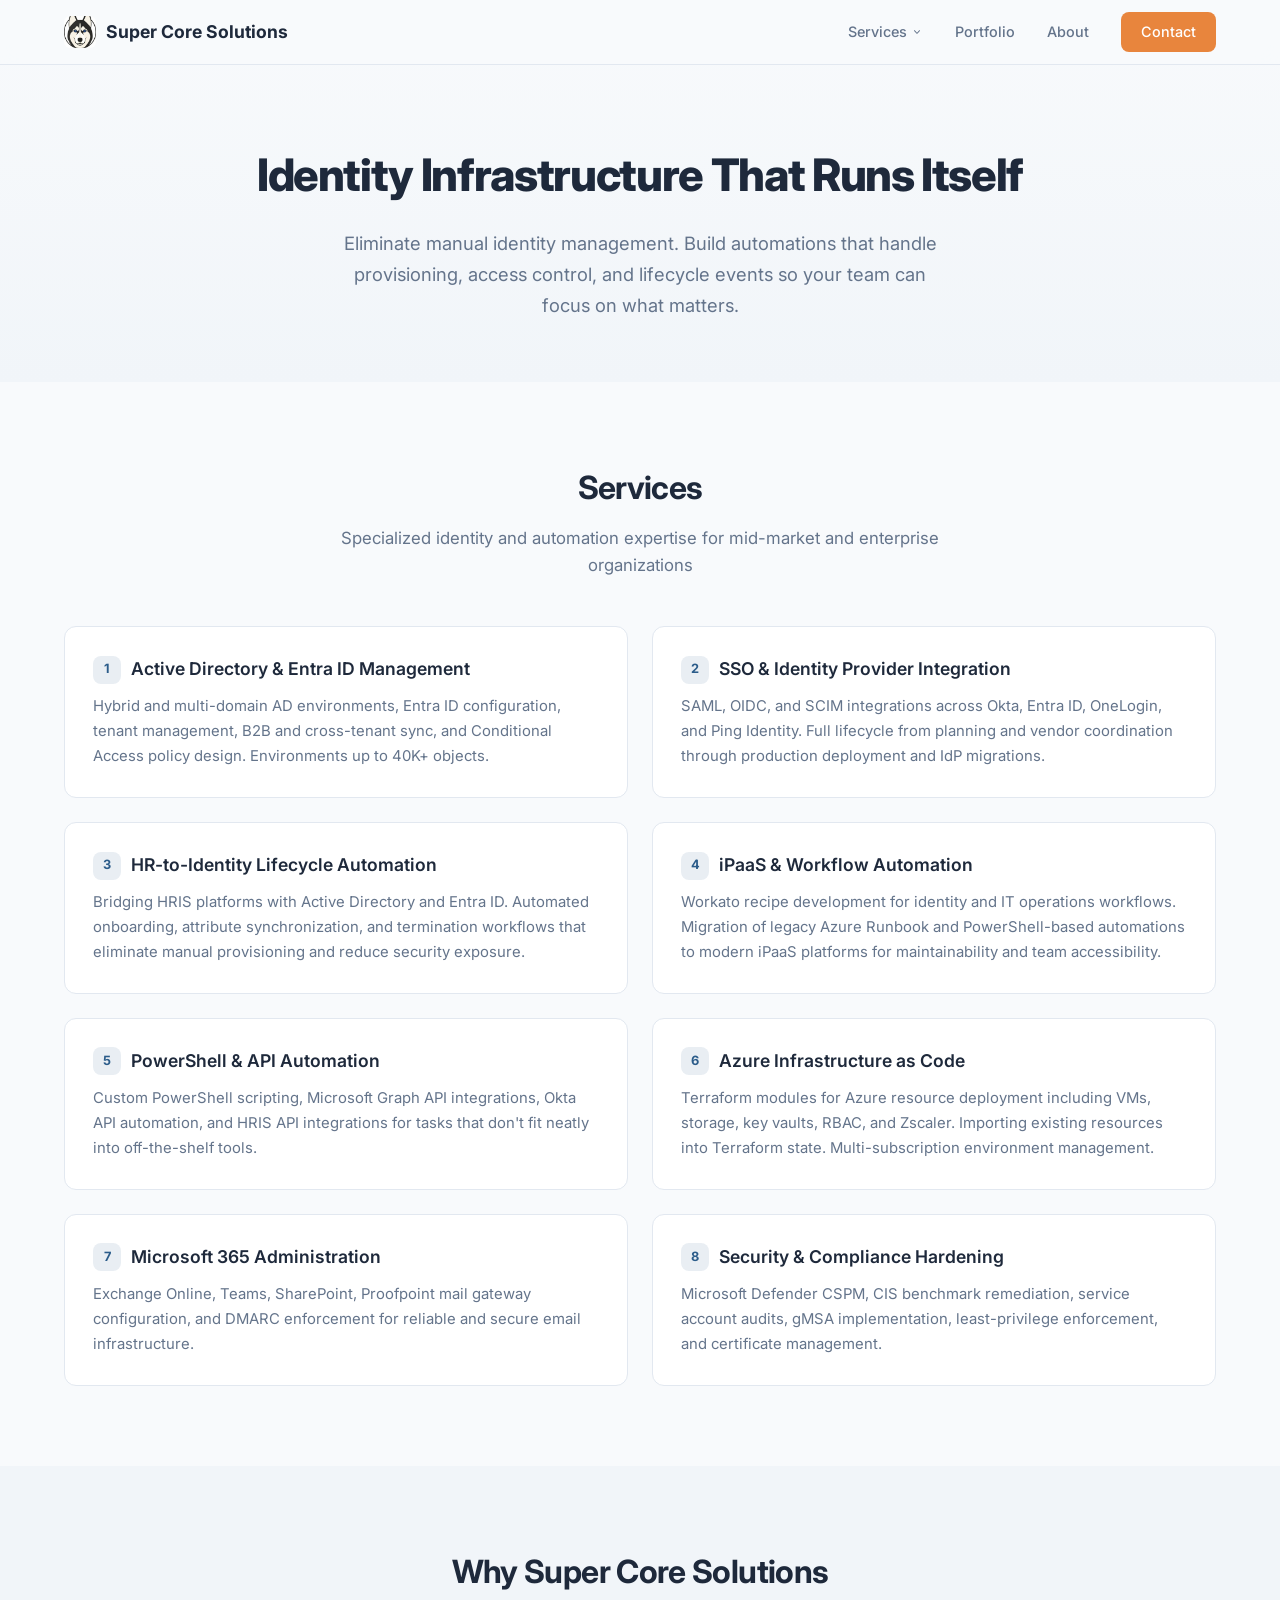
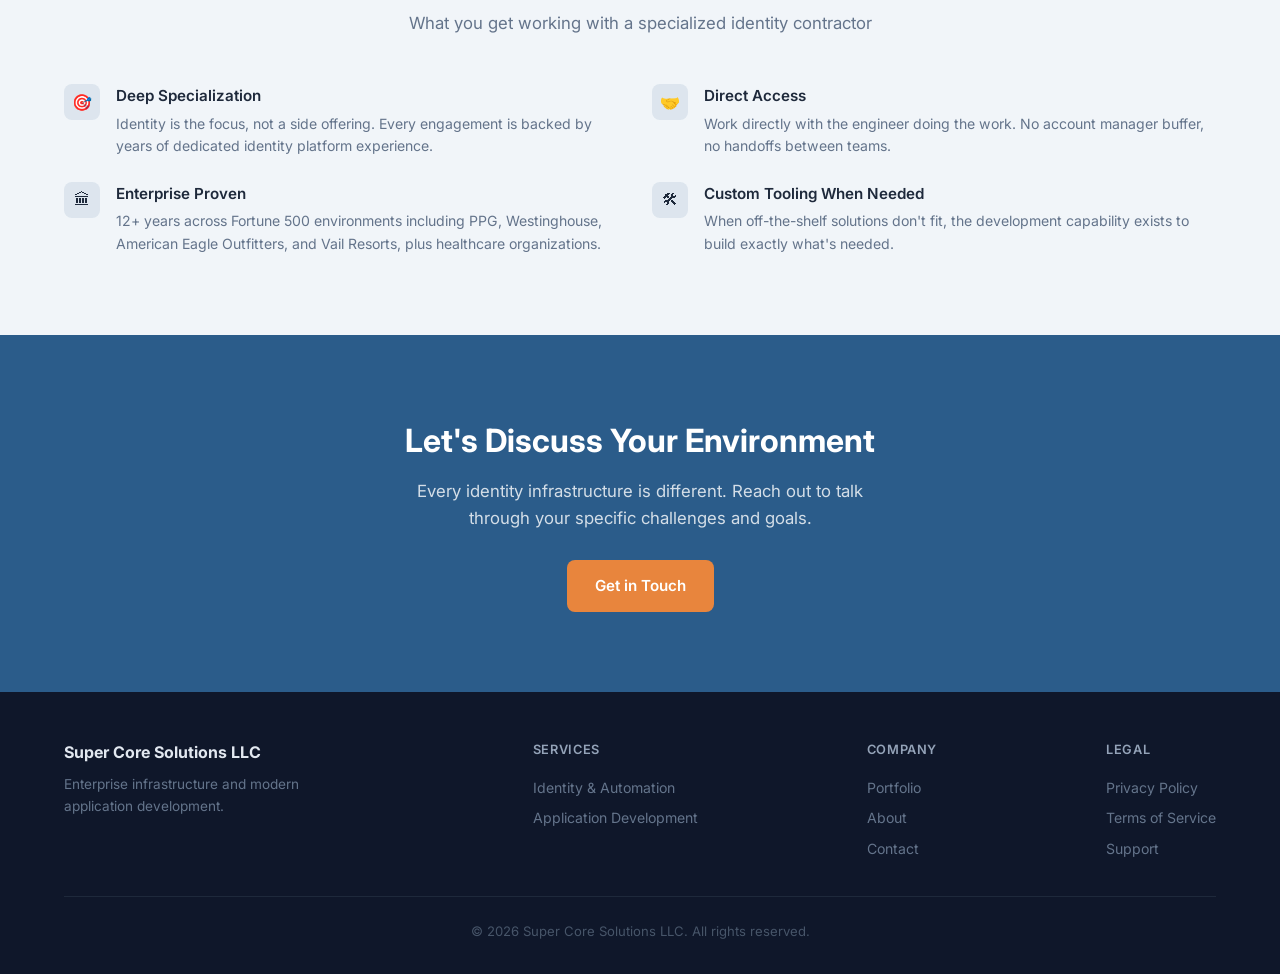
<file: services/identity-automation.html>
<!DOCTYPE html>
<html lang="en">
<head>
    <meta charset="UTF-8">
    <meta name="viewport" content="width=device-width, initial-scale=1.0">
    <title>Identity & Automation Services — Super Core Solutions LLC</title>
    <meta name="description" content="Enterprise identity infrastructure: Active Directory, Entra ID, Okta, SSO integrations, HR-to-identity automation, PowerShell scripting, and Azure IaC.">
    <link rel="preconnect" href="https://fonts.googleapis.com">
    <link rel="preconnect" href="https://fonts.gstatic.com" crossorigin>
    <link href="https://fonts.googleapis.com/css2?family=Inter:wght@400;500;600;700;800&display=swap" rel="stylesheet">
    <link rel="stylesheet" href="../styles.css?v=4">
</head>
<body>

    <!-- Navigation -->
    <nav class="nav">
        <div class="container">
            <a href="/" class="nav-brand"><img src="../images/logo.png" alt="Super Core Solutions logo" class="nav-logo">Super Core Solutions</a>
            <ul class="nav-links">
                <li class="nav-dropdown">
                    <button class="nav-dropdown-toggle" aria-expanded="false">
                        Services
                        <svg xmlns="http://www.w3.org/2000/svg" viewBox="0 0 20 20" fill="currentColor"><path fill-rule="evenodd" d="M5.23 7.21a.75.75 0 011.06.02L10 11.168l3.71-3.938a.75.75 0 111.08 1.04l-4.25 4.5a.75.75 0 01-1.08 0l-4.25-4.5a.75.75 0 01.02-1.06z" clip-rule="evenodd"/></svg>
                    </button>
                    <div class="nav-dropdown-menu">
                        <a href="identity-automation.html">Identity & Automation</a>
                        <a href="app-development.html">Application Development</a>
                    </div>
                </li>
                <li><a href="../portfolio.html">Portfolio</a></li>
                <li><a href="../about.html">About</a></li>
                <li><a href="../contact.html" class="nav-cta">Contact</a></li>
            </ul>
            <button class="nav-hamburger" aria-label="Menu">
                <span></span>
                <span></span>
                <span></span>
            </button>
        </div>
    </nav>

    <div class="nav-mobile">
        <button class="mobile-services-toggle">Services</button>
        <div class="mobile-services-submenu">
            <a href="identity-automation.html">Identity & Automation</a>
            <a href="app-development.html">Application Development</a>
        </div>
        <a href="../portfolio.html">Portfolio</a>
        <a href="../about.html">About</a>
        <a href="../contact.html">Contact</a>
    </div>

    <!-- Hero -->
    <section class="service-hero">
        <div class="container">
            <h1>Identity Infrastructure That Runs Itself</h1>
            <p class="tagline">Eliminate manual identity management. Build automations that handle provisioning, access control, and lifecycle events so your team can focus on what matters.</p>
        </div>
    </section>

    <!-- Services -->
    <section class="section">
        <div class="container">
            <div class="section-header fade-in">
                <h2>Services</h2>
                <p class="section-subtitle">Specialized identity and automation expertise for mid-market and enterprise organizations</p>
            </div>
            <div class="offerings-grid">
                <div class="card offering-card fade-in">
                    <h3><span class="offering-number">1</span> Active Directory & Entra ID Management</h3>
                    <p>Hybrid and multi-domain AD environments, Entra ID configuration, tenant management, B2B and cross-tenant sync, and Conditional Access policy design. Environments up to 40K+ objects.</p>
                </div>
                <div class="card offering-card fade-in">
                    <h3><span class="offering-number">2</span> SSO & Identity Provider Integration</h3>
                    <p>SAML, OIDC, and SCIM integrations across Okta, Entra ID, OneLogin, and Ping Identity. Full lifecycle from planning and vendor coordination through production deployment and IdP migrations.</p>
                </div>
                <div class="card offering-card fade-in">
                    <h3><span class="offering-number">3</span> HR-to-Identity Lifecycle Automation</h3>
                    <p>Bridging HRIS platforms with Active Directory and Entra ID. Automated onboarding, attribute synchronization, and termination workflows that eliminate manual provisioning and reduce security exposure.</p>
                </div>
                <div class="card offering-card fade-in">
                    <h3><span class="offering-number">4</span> iPaaS & Workflow Automation</h3>
                    <p>Workato recipe development for identity and IT operations workflows. Migration of legacy Azure Runbook and PowerShell-based automations to modern iPaaS platforms for maintainability and team accessibility.</p>
                </div>
                <div class="card offering-card fade-in">
                    <h3><span class="offering-number">5</span> PowerShell & API Automation</h3>
                    <p>Custom PowerShell scripting, Microsoft Graph API integrations, Okta API automation, and HRIS API integrations for tasks that don't fit neatly into off-the-shelf tools.</p>
                </div>
                <div class="card offering-card fade-in">
                    <h3><span class="offering-number">6</span> Azure Infrastructure as Code</h3>
                    <p>Terraform modules for Azure resource deployment including VMs, storage, key vaults, RBAC, and Zscaler. Importing existing resources into Terraform state. Multi-subscription environment management.</p>
                </div>
                <div class="card offering-card fade-in">
                    <h3><span class="offering-number">7</span> Microsoft 365 Administration</h3>
                    <p>Exchange Online, Teams, SharePoint, Proofpoint mail gateway configuration, and DMARC enforcement for reliable and secure email infrastructure.</p>
                </div>
                <div class="card offering-card fade-in">
                    <h3><span class="offering-number">8</span> Security & Compliance Hardening</h3>
                    <p>Microsoft Defender CSPM, CIS benchmark remediation, service account audits, gMSA implementation, least-privilege enforcement, and certificate management.</p>
                </div>
            </div>
        </div>
    </section>

    <!-- Why Super Core Solutions -->
    <section class="section section-alt">
        <div class="container">
            <div class="section-header fade-in">
                <h2>Why Super Core Solutions</h2>
                <p class="section-subtitle">What you get working with a specialized identity contractor</p>
            </div>
            <div class="differentiator fade-in">
                <div class="diff-item">
                    <div class="diff-icon">&#127919;</div>
                    <div>
                        <h4>Deep Specialization</h4>
                        <p>Identity is the focus, not a side offering. Every engagement is backed by years of dedicated identity platform experience.</p>
                    </div>
                </div>
                <div class="diff-item">
                    <div class="diff-icon">&#129309;</div>
                    <div>
                        <h4>Direct Access</h4>
                        <p>Work directly with the engineer doing the work. No account manager buffer, no handoffs between teams.</p>
                    </div>
                </div>
                <div class="diff-item">
                    <div class="diff-icon">&#127963;</div>
                    <div>
                        <h4>Enterprise Proven</h4>
                        <p>12+ years across Fortune 500 environments including PPG, Westinghouse, American Eagle Outfitters, and Vail Resorts, plus healthcare organizations.</p>
                    </div>
                </div>
                <div class="diff-item">
                    <div class="diff-icon">&#128736;</div>
                    <div>
                        <h4>Custom Tooling When Needed</h4>
                        <p>When off-the-shelf solutions don't fit, the development capability exists to build exactly what's needed.</p>
                    </div>
                </div>
            </div>
        </div>
    </section>

    <!-- CTA -->
    <section class="cta-section">
        <div class="container fade-in">
            <h2>Let's Discuss Your Environment</h2>
            <p>Every identity infrastructure is different. Reach out to talk through your specific challenges and goals.</p>
            <a href="../contact.html" class="btn">Get in Touch</a>
        </div>
    </section>

    <!-- Footer -->
    <footer class="footer">
        <div class="container">
            <div class="footer-content">
                <div>
                    <div class="footer-brand">Super Core Solutions LLC</div>
                    <p class="footer-tagline">Enterprise infrastructure and modern application development.</p>
                </div>
                <div class="footer-links-group">
                    <h4>Services</h4>
                    <a href="identity-automation.html">Identity & Automation</a>
                    <a href="app-development.html">Application Development</a>
                </div>
                <div class="footer-links-group">
                    <h4>Company</h4>
                    <a href="../portfolio.html">Portfolio</a>
                    <a href="../about.html">About</a>
                    <a href="../contact.html">Contact</a>
                </div>
                <div class="footer-links-group">
                    <h4>Legal</h4>
                    <a href="../privacy.html">Privacy Policy</a>
                    <a href="../terms.html">Terms of Service</a>
                    <a href="../support.html">Support</a>
                </div>
            </div>
            <div class="footer-bottom">
                &copy; 2026 Super Core Solutions LLC. All rights reserved.
            </div>
        </div>
    </footer>

    <script src="../script.js?v=4"></script>
</body>
</html>
</file>
<file: styles.css>
/* Super Core Solutions LLC — Website Redesign */

/* Reset & Base */
*, *::before, *::after {
    box-sizing: border-box;
    margin: 0;
    padding: 0;
}

:root {
    --color-primary: #2B5C8A;
    --color-primary-light: #3A7AB8;
    --color-primary-dark: #1E4468;
    --color-accent: #E8853D;
    --color-accent-hover: #D4732E;
    --color-dark: #0F172A;
    --color-dark-light: #1E293B;
    --color-bg: #F8FAFC;
    --color-bg-alt: #F1F5F9;
    --color-card: #FFFFFF;
    --color-text: #1E293B;
    --color-text-secondary: #64748B;
    --color-text-light: #94A3B8;
    --color-border: #E2E8F0;
    --color-border-hover: #CBD5E1;
    --max-width: 1200px;
    --radius: 12px;
    --radius-sm: 8px;
    --shadow-sm: 0 1px 2px rgba(0,0,0,0.05);
    --shadow: 0 1px 3px rgba(0,0,0,0.1), 0 1px 2px rgba(0,0,0,0.06);
    --shadow-md: 0 4px 6px rgba(0,0,0,0.07), 0 2px 4px rgba(0,0,0,0.06);
    --shadow-lg: 0 10px 15px rgba(0,0,0,0.1), 0 4px 6px rgba(0,0,0,0.05);
    --transition: 0.2s ease;
}

html {
    scroll-behavior: smooth;
}

body {
    font-family: 'Inter', -apple-system, BlinkMacSystemFont, 'Segoe UI', Roboto, 'Helvetica Neue', Arial, sans-serif;
    background-color: var(--color-bg);
    color: var(--color-text);
    line-height: 1.6;
    -webkit-font-smoothing: antialiased;
}

a {
    color: var(--color-primary);
    text-decoration: none;
    transition: color var(--transition);
}

a:hover {
    color: var(--color-primary-light);
}

img {
    max-width: 100%;
    height: auto;
}

/* Layout */
.container {
    max-width: var(--max-width);
    margin: 0 auto;
    padding: 0 24px;
}

/* ===== NAVIGATION ===== */
.nav {
    position: fixed;
    top: 0;
    left: 0;
    right: 0;
    z-index: 100;
    background: rgba(248, 250, 252, 0.9);
    backdrop-filter: blur(12px);
    -webkit-backdrop-filter: blur(12px);
    border-bottom: 1px solid var(--color-border);
}

.nav .container {
    display: flex;
    align-items: center;
    justify-content: space-between;
    height: 64px;
}

.nav-brand {
    display: flex;
    align-items: center;
    gap: 10px;
    font-size: 1.1rem;
    font-weight: 700;
    color: var(--color-text);
    text-decoration: none;
}

.nav-brand:hover {
    color: var(--color-primary);
}

.nav-logo {
    width: 32px;
    height: 32px;
    border-radius: 6px;
    object-fit: cover;
}

.nav-links {
    display: flex;
    align-items: center;
    gap: 32px;
    list-style: none;
}

.nav-links a {
    color: var(--color-text-secondary);
    font-size: 0.9rem;
    font-weight: 500;
    transition: color var(--transition);
}

.nav-links a:hover {
    color: var(--color-text);
}

/* Services dropdown */
.nav-dropdown {
    position: relative;
}

.nav-dropdown-toggle {
    display: flex;
    align-items: center;
    gap: 4px;
    cursor: pointer;
    background: none;
    border: none;
    color: var(--color-text-secondary);
    font-size: 0.9rem;
    font-weight: 500;
    font-family: inherit;
    padding: 0;
    transition: color var(--transition);
}

.nav-dropdown-toggle:hover {
    color: var(--color-text);
}

.nav-dropdown-toggle svg {
    width: 12px;
    height: 12px;
    transition: transform var(--transition);
}

.nav-dropdown.open .nav-dropdown-toggle svg {
    transform: rotate(180deg);
}

.nav-dropdown-menu {
    display: none;
    position: absolute;
    top: calc(100% + 12px);
    left: 50%;
    transform: translateX(-50%);
    background: var(--color-card);
    border: 1px solid var(--color-border);
    border-radius: var(--radius-sm);
    box-shadow: var(--shadow-lg);
    min-width: 240px;
    padding: 8px;
    z-index: 200;
}

.nav-dropdown.open .nav-dropdown-menu {
    display: block;
}

.nav-dropdown-menu a {
    display: block;
    padding: 10px 16px;
    color: var(--color-text-secondary);
    font-size: 0.88rem;
    border-radius: 6px;
    transition: background-color var(--transition), color var(--transition);
}

.nav-dropdown-menu a:hover {
    background: var(--color-bg-alt);
    color: var(--color-text);
}

/* Contact CTA in nav */
.nav-cta {
    display: inline-block;
    padding: 8px 20px;
    background: var(--color-accent);
    color: #fff !important;
    border-radius: var(--radius-sm);
    font-weight: 600;
    font-size: 0.88rem;
    transition: background-color var(--transition), transform var(--transition);
}

.nav-cta:hover {
    background: var(--color-accent-hover);
    color: #fff !important;
    transform: translateY(-1px);
}

/* Hamburger */
.nav-hamburger {
    display: none;
    background: none;
    border: none;
    cursor: pointer;
    padding: 4px;
}

.nav-hamburger span {
    display: block;
    width: 24px;
    height: 2px;
    background: var(--color-text);
    margin: 5px 0;
    transition: transform var(--transition), opacity var(--transition);
}

.nav-hamburger.open span:nth-child(1) {
    transform: rotate(45deg) translate(5px, 5px);
}

.nav-hamburger.open span:nth-child(2) {
    opacity: 0;
}

.nav-hamburger.open span:nth-child(3) {
    transform: rotate(-45deg) translate(5px, -5px);
}

/* Mobile nav */
.nav-mobile {
    display: none;
    position: fixed;
    top: 64px;
    left: 0;
    right: 0;
    background: var(--color-card);
    border-bottom: 1px solid var(--color-border);
    padding: 16px 24px;
    box-shadow: var(--shadow-lg);
    z-index: 99;
}

.nav-mobile.open {
    display: block;
}

.nav-mobile a,
.nav-mobile button {
    display: block;
    padding: 12px 0;
    color: var(--color-text-secondary);
    font-size: 1rem;
    font-weight: 500;
    border-bottom: 1px solid var(--color-border);
    background: none;
    border-left: none;
    border-right: none;
    border-top: none;
    width: 100%;
    text-align: left;
    cursor: pointer;
    font-family: inherit;
}

.nav-mobile a:last-child,
.nav-mobile button:last-of-type {
    border-bottom: none;
}

.nav-mobile a:hover,
.nav-mobile button:hover {
    color: var(--color-primary);
}

.nav-mobile .mobile-services-submenu {
    padding-left: 16px;
    display: none;
}

.nav-mobile .mobile-services-submenu.open {
    display: block;
}

.nav-mobile .mobile-services-submenu a {
    font-size: 0.9rem;
    color: var(--color-text-light);
}

/* ===== HERO ===== */
.hero {
    padding: 140px 0 80px;
    text-align: center;
    background: linear-gradient(180deg, var(--color-bg) 0%, var(--color-bg-alt) 100%);
}

.hero h1 {
    font-size: 3.2rem;
    font-weight: 800;
    letter-spacing: -0.03em;
    margin-bottom: 20px;
    color: var(--color-text);
    line-height: 1.15;
    max-width: 800px;
    margin-left: auto;
    margin-right: auto;
}

.hero .tagline {
    font-size: 1.2rem;
    color: var(--color-text-secondary);
    max-width: 600px;
    margin: 0 auto 36px;
    line-height: 1.7;
}

.hero-ctas {
    display: flex;
    gap: 16px;
    justify-content: center;
    flex-wrap: wrap;
}

/* ===== BUTTONS ===== */
.btn {
    display: inline-flex;
    align-items: center;
    gap: 8px;
    padding: 14px 28px;
    border-radius: var(--radius-sm);
    font-weight: 600;
    font-size: 0.95rem;
    transition: background-color var(--transition), transform var(--transition), box-shadow var(--transition);
    text-decoration: none;
    border: none;
    cursor: pointer;
}

.btn:hover {
    transform: translateY(-1px);
}

.btn-primary {
    background: var(--color-primary);
    color: #fff;
}

.btn-primary:hover {
    background: var(--color-primary-light);
    color: #fff;
    box-shadow: 0 4px 12px rgba(43, 92, 138, 0.3);
}

.btn-accent {
    background: var(--color-accent);
    color: #fff;
}

.btn-accent:hover {
    background: var(--color-accent-hover);
    color: #fff;
    box-shadow: 0 4px 12px rgba(232, 133, 61, 0.3);
}

.btn-outline {
    background: transparent;
    color: var(--color-primary);
    border: 2px solid var(--color-primary);
}

.btn-outline:hover {
    background: var(--color-primary);
    color: #fff;
}

/* ===== SECTIONS ===== */
.section {
    padding: 80px 0;
}

.section-alt {
    background: var(--color-bg-alt);
}

.section-dark {
    background: var(--color-dark);
    color: #fff;
}

.section-dark .section-subtitle {
    color: #94A3B8;
}

.section-header {
    text-align: center;
    margin-bottom: 48px;
}

.section-header h2 {
    font-size: 2rem;
    font-weight: 700;
    letter-spacing: -0.02em;
    margin-bottom: 12px;
}

.section-subtitle {
    font-size: 1.05rem;
    color: var(--color-text-secondary);
    max-width: 600px;
    margin: 0 auto;
}

/* ===== CARDS ===== */
.card {
    background: var(--color-card);
    border: 1px solid var(--color-border);
    border-radius: var(--radius);
    padding: 32px;
    transition: border-color var(--transition), box-shadow var(--transition);
}

.card:hover {
    border-color: var(--color-border-hover);
    box-shadow: var(--shadow-md);
}

.card h3 {
    font-size: 1.2rem;
    font-weight: 600;
    margin-bottom: 12px;
    color: var(--color-text);
}

.card p {
    color: var(--color-text-secondary);
    font-size: 0.95rem;
    line-height: 1.7;
}

/* Service overview cards */
.services-grid {
    display: grid;
    grid-template-columns: repeat(2, 1fr);
    gap: 24px;
}

.service-card {
    position: relative;
    padding: 36px;
}

.service-card .card-icon {
    width: 48px;
    height: 48px;
    background: rgba(43, 92, 138, 0.1);
    border-radius: 10px;
    display: flex;
    align-items: center;
    justify-content: center;
    margin-bottom: 20px;
    font-size: 1.4rem;
}

.service-card h3 {
    margin-bottom: 12px;
}

.service-card p {
    margin-bottom: 20px;
}

.card-link {
    display: inline-flex;
    align-items: center;
    gap: 6px;
    color: var(--color-primary);
    font-weight: 600;
    font-size: 0.9rem;
}

.card-link:hover {
    gap: 10px;
}

.card-link svg {
    width: 16px;
    height: 16px;
    transition: transform var(--transition);
}

.card-link:hover svg {
    transform: translateX(3px);
}

/* ===== PORTFOLIO CARDS ===== */
.portfolio-grid {
    display: grid;
    grid-template-columns: repeat(2, 1fr);
    gap: 32px;
}

.portfolio-card {
    padding: 0;
    overflow: hidden;
}

.portfolio-card-body {
    padding: 28px 32px 32px;
}

.portfolio-card-header {
    display: flex;
    align-items: center;
    gap: 12px;
    margin-bottom: 12px;
}

.portfolio-card h3 {
    font-size: 1.3rem;
    margin-bottom: 0;
}

.portfolio-status {
    display: inline-block;
    font-size: 0.75rem;
    font-weight: 600;
    padding: 4px 10px;
    border-radius: 20px;
    text-transform: uppercase;
    letter-spacing: 0.05em;
    white-space: nowrap;
}

.portfolio-status.live {
    background: rgba(34, 197, 94, 0.1);
    color: #16A34A;
}

.portfolio-status.dev {
    background: rgba(43, 92, 138, 0.1);
    color: var(--color-primary);
}

.portfolio-card .description {
    margin-bottom: 16px;
}

.tech-pills {
    display: flex;
    flex-wrap: wrap;
    gap: 8px;
    margin-bottom: 20px;
}

.tech-pill {
    display: inline-block;
    padding: 4px 12px;
    background: var(--color-bg-alt);
    color: var(--color-text-secondary);
    font-size: 0.8rem;
    font-weight: 500;
    border-radius: 20px;
    border: 1px solid var(--color-border);
}

/* ===== CREDIBILITY STRIP ===== */
.credibility-strip {
    display: flex;
    justify-content: center;
    flex-wrap: wrap;
    gap: 40px;
    padding: 40px 0;
}

.credibility-item {
    display: flex;
    align-items: center;
    gap: 12px;
}

.credibility-icon {
    width: 40px;
    height: 40px;
    background: rgba(43, 92, 138, 0.1);
    border-radius: 10px;
    display: flex;
    align-items: center;
    justify-content: center;
    font-size: 1.1rem;
    flex-shrink: 0;
}

.section-dark .credibility-icon {
    background: rgba(255, 255, 255, 0.1);
}

.credibility-text {
    font-size: 0.9rem;
    font-weight: 600;
    color: var(--color-text);
    white-space: nowrap;
}

.section-dark .credibility-text {
    color: #E2E8F0;
}

/* ===== CTA SECTION ===== */
.cta-section {
    text-align: center;
    padding: 80px 0;
    background: var(--color-primary);
    color: #fff;
}

.cta-section h2 {
    font-size: 2rem;
    font-weight: 700;
    margin-bottom: 12px;
}

.cta-section p {
    font-size: 1.05rem;
    color: rgba(255, 255, 255, 0.8);
    margin-bottom: 28px;
    max-width: 500px;
    margin-left: auto;
    margin-right: auto;
}

.cta-section .btn {
    background: var(--color-accent);
    color: #fff;
}

.cta-section .btn:hover {
    background: var(--color-accent-hover);
    box-shadow: 0 4px 12px rgba(0, 0, 0, 0.2);
}

/* ===== SERVICE DETAIL PAGE ===== */
.service-hero {
    padding: 140px 0 60px;
    text-align: center;
    background: linear-gradient(180deg, var(--color-bg) 0%, var(--color-bg-alt) 100%);
}

.service-hero h1 {
    font-size: 2.8rem;
    font-weight: 800;
    letter-spacing: -0.03em;
    margin-bottom: 16px;
    color: var(--color-text);
}

.service-hero .tagline {
    font-size: 1.15rem;
    color: var(--color-text-secondary);
    max-width: 600px;
    margin: 0 auto;
    line-height: 1.7;
}

.offerings-grid {
    display: grid;
    grid-template-columns: repeat(2, 1fr);
    gap: 24px;
}

.offering-card {
    padding: 28px;
}

.offering-card h3 {
    font-size: 1.1rem;
    margin-bottom: 10px;
    display: flex;
    align-items: center;
    gap: 10px;
}

.offering-card h3 .offering-number {
    display: inline-flex;
    align-items: center;
    justify-content: center;
    width: 28px;
    height: 28px;
    background: rgba(43, 92, 138, 0.1);
    color: var(--color-primary);
    font-size: 0.8rem;
    font-weight: 700;
    border-radius: 8px;
    flex-shrink: 0;
}

.offering-card p {
    font-size: 0.93rem;
}

/* Differentiator block */
.differentiator {
    display: grid;
    grid-template-columns: repeat(2, 1fr);
    gap: 24px;
}

.diff-item {
    display: flex;
    gap: 16px;
    align-items: flex-start;
}

.diff-icon {
    width: 36px;
    height: 36px;
    background: rgba(43, 92, 138, 0.1);
    border-radius: 8px;
    display: flex;
    align-items: center;
    justify-content: center;
    font-size: 1rem;
    flex-shrink: 0;
}

.diff-item h4 {
    font-size: 0.95rem;
    font-weight: 600;
    margin-bottom: 4px;
}

.diff-item p {
    font-size: 0.88rem;
    color: var(--color-text-secondary);
    line-height: 1.6;
}

/* Tech stack grid */
.tech-stack-grid {
    display: grid;
    grid-template-columns: repeat(3, 1fr);
    gap: 20px;
}

.tech-category {
    padding: 24px;
}

.tech-category h4 {
    font-size: 0.85rem;
    font-weight: 600;
    color: var(--color-text-secondary);
    text-transform: uppercase;
    letter-spacing: 0.05em;
    margin-bottom: 12px;
}

.tech-category .tech-pills {
    margin-bottom: 0;
}

/* ===== PORTFOLIO DETAIL ===== */
.case-study {
    margin-bottom: 48px;
}

.case-study-header {
    display: flex;
    align-items: center;
    justify-content: space-between;
    margin-bottom: 16px;
    flex-wrap: wrap;
    gap: 12px;
}

.case-study h3 {
    font-size: 1.5rem;
    font-weight: 700;
}

.case-study-links {
    display: flex;
    gap: 12px;
}

.case-study-story {
    margin-bottom: 20px;
}

.case-study-story p {
    color: var(--color-text-secondary);
    line-height: 1.8;
}

.demonstrates {
    margin-top: 20px;
}

.demonstrates h4 {
    font-size: 0.95rem;
    font-weight: 600;
    margin-bottom: 12px;
}

.demonstrates ul {
    list-style: none;
    padding: 0;
}

.demonstrates li {
    position: relative;
    padding-left: 24px;
    margin-bottom: 8px;
    color: var(--color-text-secondary);
    font-size: 0.93rem;
}

.demonstrates li::before {
    content: "→";
    position: absolute;
    left: 0;
    color: var(--color-primary);
    font-weight: 600;
}

/* ===== ABOUT PAGE ===== */
.about-content {
    max-width: 800px;
    margin: 0 auto;
}

.about-content p {
    color: var(--color-text-secondary);
    font-size: 1rem;
    line-height: 1.8;
    margin-bottom: 16px;
}

.approach-grid {
    display: grid;
    grid-template-columns: repeat(2, 1fr);
    gap: 24px;
}

.approach-item {
    display: flex;
    gap: 16px;
    align-items: flex-start;
}

.approach-item .approach-icon {
    width: 40px;
    height: 40px;
    background: rgba(43, 92, 138, 0.1);
    border-radius: 10px;
    display: flex;
    align-items: center;
    justify-content: center;
    font-size: 1.1rem;
    flex-shrink: 0;
}

.approach-item h4 {
    font-size: 0.95rem;
    font-weight: 600;
    margin-bottom: 4px;
}

.approach-item p {
    font-size: 0.88rem;
    color: var(--color-text-secondary);
    line-height: 1.6;
    margin-bottom: 0;
}

.cert-grid {
    display: flex;
    gap: 24px;
    flex-wrap: wrap;
}

.cert-card {
    display: flex;
    align-items: center;
    gap: 16px;
    padding: 20px 24px;
    flex: 1;
    min-width: 280px;
}

.cert-card .cert-icon {
    font-size: 1.5rem;
    flex-shrink: 0;
}

.cert-card h4 {
    font-size: 0.9rem;
    font-weight: 600;
    margin-bottom: 2px;
}

.cert-card p {
    font-size: 0.82rem;
    color: var(--color-text-secondary);
    margin-bottom: 0;
}

/* ===== CONTACT PAGE ===== */
.contact-grid {
    display: grid;
    grid-template-columns: repeat(3, 1fr);
    gap: 24px;
    max-width: 800px;
    margin: 0 auto;
}

.contact-card {
    text-align: center;
    padding: 32px 24px;
}

.contact-card .contact-icon {
    width: 48px;
    height: 48px;
    background: rgba(43, 92, 138, 0.1);
    border-radius: 12px;
    display: flex;
    align-items: center;
    justify-content: center;
    margin: 0 auto 16px;
    font-size: 1.3rem;
}

.contact-card h3 {
    font-size: 1rem;
    margin-bottom: 8px;
}

.contact-card p {
    font-size: 0.9rem;
}

.contact-card a {
    color: var(--color-primary);
    font-weight: 500;
}

/* ===== FOOTER ===== */
.footer {
    background: var(--color-dark);
    color: #94A3B8;
    padding: 48px 0 32px;
}

.footer-content {
    display: flex;
    justify-content: space-between;
    align-items: flex-start;
    margin-bottom: 32px;
    flex-wrap: wrap;
    gap: 32px;
}

.footer-brand {
    font-size: 1rem;
    font-weight: 700;
    color: #E2E8F0;
    margin-bottom: 8px;
}

.footer-tagline {
    font-size: 0.85rem;
    color: #64748B;
    max-width: 300px;
}

.footer-links-group h4 {
    font-size: 0.8rem;
    font-weight: 600;
    color: #94A3B8;
    text-transform: uppercase;
    letter-spacing: 0.05em;
    margin-bottom: 12px;
}

.footer-links-group a {
    display: block;
    color: #64748B;
    font-size: 0.88rem;
    padding: 4px 0;
    transition: color var(--transition);
}

.footer-links-group a:hover {
    color: #E2E8F0;
}

.footer-bottom {
    border-top: 1px solid #1E293B;
    padding-top: 24px;
    text-align: center;
    font-size: 0.82rem;
    color: #475569;
}

/* ===== PAGE HEADER (inner pages) ===== */
.page-header {
    padding: 140px 0 60px;
    text-align: center;
    background: linear-gradient(180deg, var(--color-bg) 0%, var(--color-bg-alt) 100%);
}

.page-header h1 {
    font-size: 2.8rem;
    font-weight: 800;
    letter-spacing: -0.03em;
    margin-bottom: 12px;
    color: var(--color-text);
}

.page-header .subtitle {
    color: var(--color-text-secondary);
    font-size: 1.05rem;
    max-width: 600px;
    margin: 0 auto;
}

/* Content sections (privacy, terms, support) */
.content-section {
    padding: 24px 0;
    max-width: 800px;
    margin: 0 auto;
}

.content-section h2 {
    font-size: 1.25rem;
    font-weight: 600;
    margin-bottom: 16px;
    color: var(--color-text);
}

.content-section p,
.content-section li {
    color: var(--color-text-secondary);
    font-size: 0.95rem;
    line-height: 1.8;
    margin-bottom: 12px;
}

.content-section ul {
    padding-left: 24px;
    margin-bottom: 16px;
}

.content-section li {
    margin-bottom: 8px;
}

/* ===== SCROLL ANIMATIONS ===== */
.fade-in {
    opacity: 0;
    transform: translateY(20px);
    transition: opacity 0.6s ease, transform 0.6s ease;
}

.fade-in.visible {
    opacity: 1;
    transform: translateY(0);
}

/* ===== RESPONSIVE ===== */
@media (max-width: 768px) {
    .nav-links {
        display: none;
    }

    .nav-hamburger {
        display: block;
    }

    .hero {
        padding: 120px 0 60px;
    }

    .hero h1 {
        font-size: 2.2rem;
    }

    .hero .tagline {
        font-size: 1.05rem;
    }

    .hero-ctas {
        flex-direction: column;
        align-items: center;
    }

    .services-grid,
    .portfolio-grid,
    .offerings-grid,
    .differentiator,
    .approach-grid {
        grid-template-columns: 1fr;
    }

    .tech-stack-grid {
        grid-template-columns: repeat(2, 1fr);
    }

    .credibility-strip {
        gap: 20px;
        flex-direction: column;
        align-items: stretch;
        max-width: 320px;
        margin: 0 auto;
        padding: 40px 0;
    }

    .section {
        padding: 60px 0;
    }

    .section-header h2 {
        font-size: 1.6rem;
    }

    .service-hero h1,
    .page-header h1 {
        font-size: 2rem;
    }

    .contact-grid {
        grid-template-columns: 1fr;
    }

    .footer-content {
        flex-direction: column;
        align-items: center;
        text-align: center;
    }

    .footer-tagline {
        margin: 0 auto;
    }

    .footer-links-group {
        display: flex;
        flex-direction: column;
        align-items: center;
    }

    .cert-grid {
        flex-direction: column;
    }
}

@media (max-width: 480px) {
    .hero h1 {
        font-size: 1.8rem;
    }

    .service-hero h1,
    .page-header h1 {
        font-size: 1.7rem;
    }

    .section {
        padding: 48px 0;
    }

    .card {
        padding: 24px;
    }

    .tech-stack-grid {
        grid-template-columns: 1fr;
    }

    .btn {
        width: 100%;
        justify-content: center;
    }
}

/* Prefers reduced motion */
@media (prefers-reduced-motion: reduce) {
    .fade-in {
        opacity: 1;
        transform: none;
        transition: none;
    }

    html {
        scroll-behavior: auto;
    }
}
</file>
